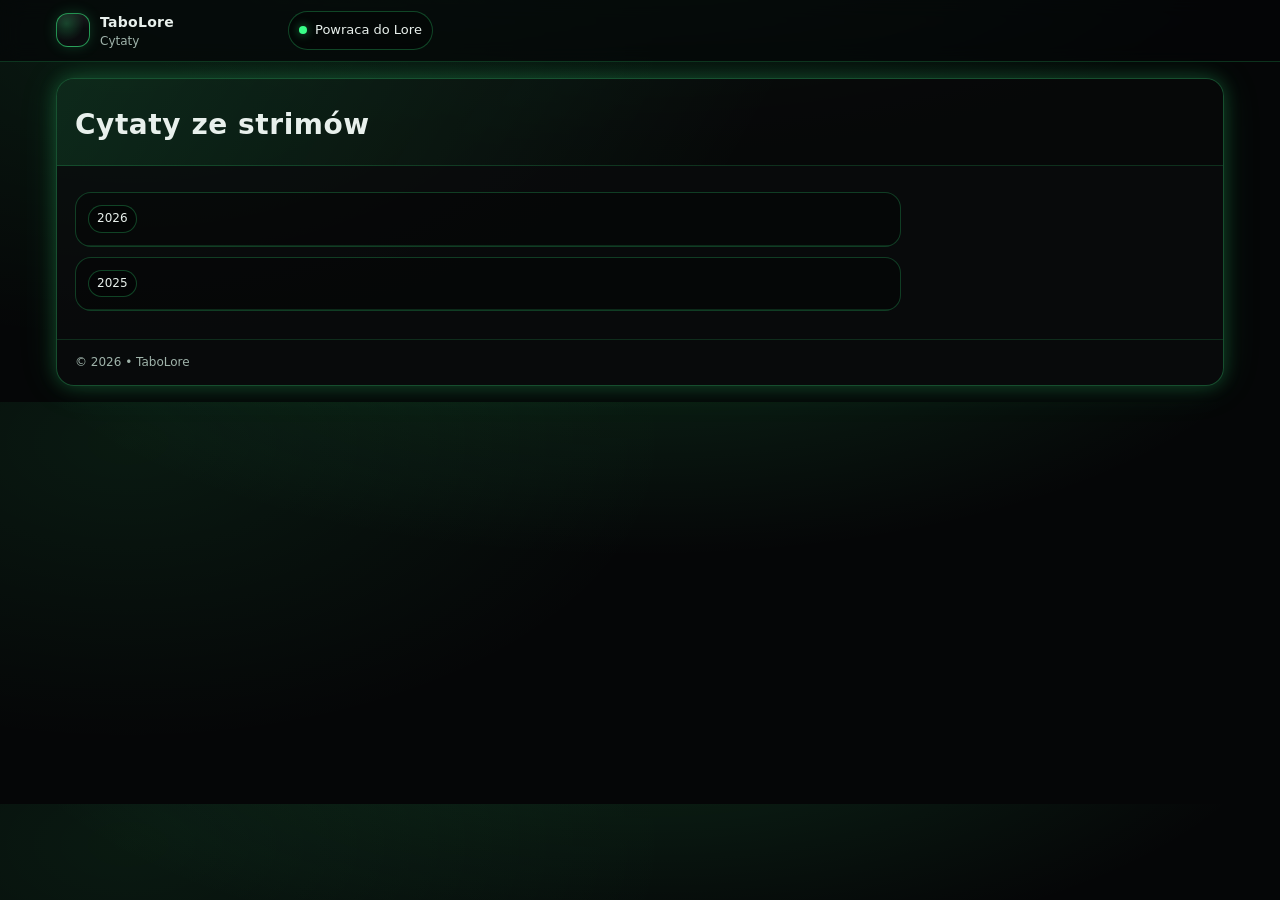
<file: Cytaty.html>
<!doctype html>
<html lang="pl">
<head>
  <meta charset="utf-8">
  <meta name="viewport" content="width=device-width, initial-scale=1">
  <title>Tytuł strony</title>

  <!-- Wspólne style -->
  <link rel="stylesheet" href="css/base.css">
  <link rel="stylesheet" href="css/wiki.css">
</head>

<body>

  <!-- GÓRNA BELKA -->
  <div class="topbar">
    <div class="topbar-inner">
      <a class="brand" href="index.html">
        <div class="logo"></div>
        <div>
          <strong>TaboLore</strong>
          <span>Cytaty</span>
        </div>
      </a>

      <div class="toplinks">
        <a class="pill" href="TaboLore.html"><span class="dot"></span> Powraca do Lore</a>
      </div>
    </div>
  </div>

  <!-- TREŚĆ -->
  <div class="wrap">
    <article class="wiki-article">
      <div class="hero">
        <h1>Cytaty ze strimów</h1>
        
      </div>

      <div class="content">
        <div class="prose">
            <details class="log">
              <summary><span class="log-date">2026</span> </summary>
              <div class="log-body">
                <ul>
                  <li><b></b> </li>
               
              </div>
            </details>

            <details class="log">
              <summary><span class="log-date">2025</span> </summary>
              <div class="log-body">
                <ul>
                  <li>"Super mordki u Tabusia, ciepła czeka herbatusia" - <b>Krisuroku</b></li>
                  <li>"Tipply i PayPale, wtedy jest doskonale" - <b>Krisuroku</b></li>
                  <li>"To jest kanał Tabo, jednak nie zadziała" - <b>Wapniak</b></li>
                  <li>"Pistolet działa na naboje do pistoletu" - <b>Tabo</b> </li>
                  <li>"Znowu będzie stał w miejsu i pierdolił głupoty przez pół godziny" - <b>Alpsex</b> </li>
                  

                </ul>
              </div>
            </details>
        </div>
      </div>

      <div class="footer">
        <div>© <span id="year"></span> • TaboLore</div>
      </div>
    </article>
  </div>

  <script>
    document.getElementById('year').textContent = new Date().getFullYear();
  </script>

</body>
</html>
</file>
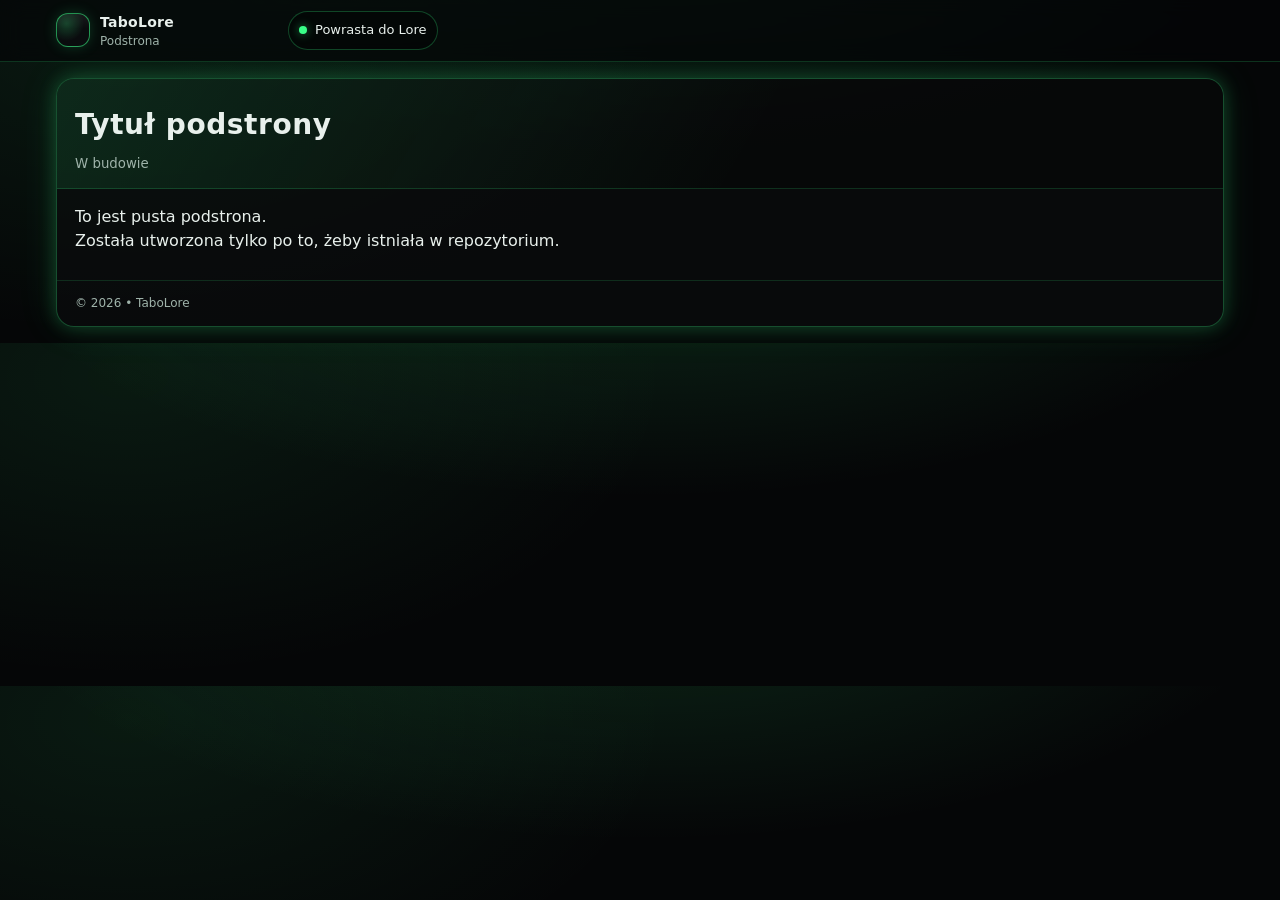
<file: Hejterzy.html>
<!doctype html>
<html lang="pl">
<head>
  <meta charset="utf-8">
  <meta name="viewport" content="width=device-width, initial-scale=1">
  <title>Tytuł strony</title>

  <!-- Wspólne style -->
  <link rel="stylesheet" href="css/base.css">
  <link rel="stylesheet" href="css/wiki.css">
</head>

<body>

  <!-- GÓRNA BELKA -->
  <div class="topbar">
    <div class="topbar-inner">
      <a class="brand" href="index.html">
        <div class="logo"></div>
        <div>
          <strong>TaboLore</strong>
          <span>Podstrona</span>
        </div>
      </a>

      <div class="toplinks">
        <a class="pill" href="TaboLore.html"><span class="dot"></span> Powrasta do Lore</a>
      </div>
    </div>
  </div>

  <!-- TREŚĆ -->
  <div class="wrap">
    <article class="wiki-article">
      <div class="hero">
        <h1>Tytuł podstrony</h1>
        <small>W budowie</small>
      </div>

      <div class="content">
        <div class="prose">
          <p>
            To jest pusta podstrona.<br>
            Została utworzona tylko po to, żeby istniała w repozytorium.
          </p>
        </div>
      </div>

      <div class="footer">
        <div>© <span id="year"></span> • TaboLore</div>
      </div>
    </article>
  </div>

  <script>
    document.getElementById('year').textContent = new Date().getFullYear();
  </script>

</body>
</html>
</file>
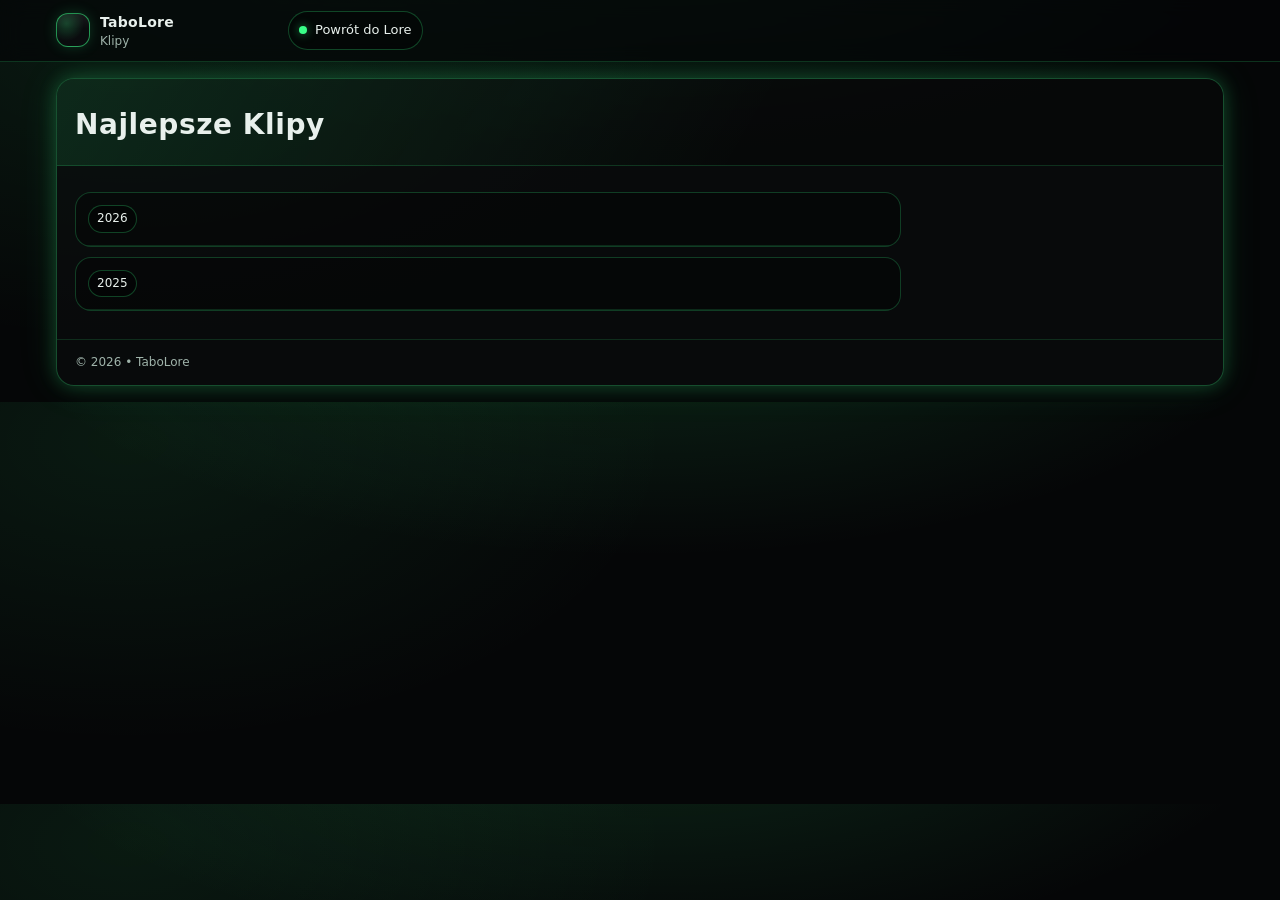
<file: Klipy.html>
<!doctype html>
<html lang="pl">
<head>
  <meta charset="utf-8">
  <meta name="viewport" content="width=device-width, initial-scale=1">
  <title>Tytuł strony</title>

  <!-- Wspólne style -->
  <link rel="stylesheet" href="css/base.css">
  <link rel="stylesheet" href="css/wiki.css">
</head>

<body>

  <!-- GÓRNA BELKA -->
  <div class="topbar">
    <div class="topbar-inner">
      <a class="brand" href="index.html">
        <div class="logo"></div>
        <div>
          <strong>TaboLore</strong>
          <span>Klipy</span>
        </div>
      </a>

      <div class="toplinks">
        <a class="pill" href="TaboLore.html"><span class="dot"></span> Powrót do Lore</a>
      </div>
    </div>
  </div>

  <!-- TREŚĆ -->
  <div class="wrap">
    <article class="wiki-article">
      <div class="hero">
        <h1>Najlepsze Klipy</h1>
        
      </div>

      <div class="content">
        <div class="prose">
            <details class="log">
              <summary><span class="log-date">2026</span> </summary>
              <div class="log-body">
                <ul>
                  <li><b></b> </li>
               
              </div>
            </details>

            <details class="log">
              <summary><span class="log-date">2025</span> </summary>
              <div class="log-body">
                <ul>
                  <li><a href="https://www.twitch.tv/taboretro/clip/DeafCredulousGooseKeepo-VOrY_Yb7YU3dS3nN"> <b>PORA zrobić porządek!</b> </li>                    
                  <li><a href="https://www.twitch.tv/taboretro/clip/AbstemiousHonorableOxChefFrank-xmD1NqdJ0ziIR8LR"> <b>Nic tu kurła nie działa!</b> </li>
                  <li><a href="https://www.twitch.tv/taboretro/clip/PleasantAbrasiveHeronImGlitch-c6Ba_VHvdcvcsgSt"> <b>Hymn Tabo!</b> </li>
                  <li><a href="https://www.twitch.tv/taboretro/clip/RoughAgreeablePenguinBigBrother-nMy6FHRDkzZKUOta"> <b>Hymn LtAsii</b> </li>
                  <li><a href="https://www.twitch.tv/taboretro/clip/IronicAmericanPepperoniTwitchRaid-uPw2oLIm8RjYov5U"> <b>NOWA META - granie tyłem do ekranu!</b> </li>                    
                  <li><a href="https://www.twitch.tv/taboretro/clip/FineResourcefulCocoaNononoCat-3HtX2cygyp1dgAZ4"> <b>Nie biegasz z ink ribbonem</b> </li>
                  <li><a href="https://www.twitch.tv/taboretro/clip/MoistBoredBeaverDerp-aL0RUE0fe0cqA-EU"> <b>Najlepsza moderatorka na całym twitchu!</b> </li>
                  <li><a href="https://www.twitch.tv/taboretro/clip/SparklingMistyEggplantRickroll-jZZrjoQwO6Cayyqr"> <b>(Nie)zniszczalny Tabo</b> </li>
                  <li><a href="https://www.twitch.tv/taboretro/clip/WimpyFunHerringWholeWheat-ftN6gRTNP2YE8A-D"> <b>To nie jest koncert życzeń... a jednak jest!</b> </li>                    
                  <li><a href="https://www.twitch.tv/taboretro/clip/SpunkyBashfulRingGrammarKing-NVixbA2pfcvBrnqp"> <b>Tylko LtAsiaa może rozpalić piec!</b> </li>
                  <li><a href="https://www.twitch.tv/taboretro/clip/CrackyBrainyKaleDatSheffy--u8ISmLGbwKORuiZ"> <b>Na Caution się nie leczymy!</b> </li>
                  <li><a href="https://www.twitch.tv/taboretro/clip/ZanyEphemeralPidgeonOhMyDog-EshjGMHW2ECBsEHv"> <b>Shinji Mikami</b> </li>
                  <li><a href="https://www.twitch.tv/taboretro/clip/ZanyLitigiousPorcupineDatBoi-vD9fKH4-COYDBoLf"> <b>Tabo chwali widzów!</b> </li>
                  <li><a href="https://www.twitch.tv/taboretro/clip/TentativePlayfulMonitorSuperVinlin-3j-Ez43LciHvfVQK"> <b>Schowaj platyny!</b> </li>                    
                  <li><a href="https://www.twitch.tv/taboretro/clip/EnchantingUgliestOpossumOSfrog-cd4AgeTEipSwIXMQ"> <b>Pokaż płyty!</b> </li>                    
                  <li><a href="https://www.twitch.tv/taboretro/clip/BenevolentSmellyGarageKappaPride-g2jP6FeFDCn0if6Z"> <b>Cosplay Homukiego</b> </li>
                  <li><a href="https://www.twitch.tv/taboretro/clip/ShinyHotKaleResidentSleeper-gm4EQJMNtBWo8f1d"> <b>Tabo robi zombiaczki na mięciutko</b></a> </li>

                </ul>
              </div>
            </details>
        </div>
      </div>

      <div class="footer">
        <div>© <span id="year"></span> • TaboLore</div>
      </div>
    </article>
  </div>

  <script>
    document.getElementById('year').textContent = new Date().getFullYear();
  </script>

</body>
</html>
</file>
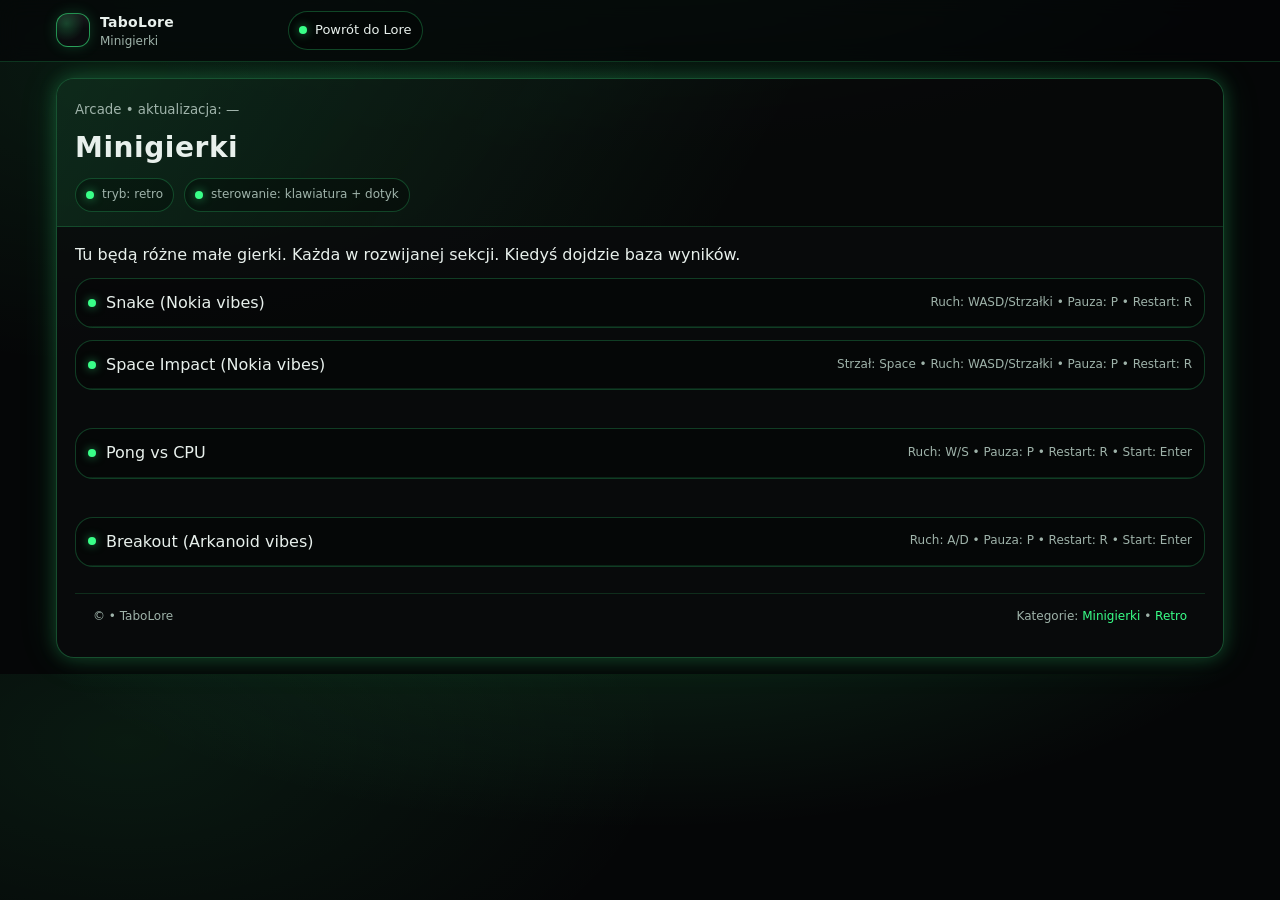
<file: RetroMGierki.html>
<!doctype html>
<html lang="pl">
<head>
  <meta charset="utf-8">
  <meta name="viewport" content="width=device-width, initial-scale=1">
  <title>Minigierki • TaboLore</title>

  <link rel="stylesheet" href="css/base.css">
  <link rel="stylesheet" href="css/wiki.css">
  <link rel="stylesheet" href="css/minigry.css">
</head>

<body>

  <div class="topbar">
    <div class="topbar-inner">
      <a class="brand" href="TaboLore.html">
        <div class="logo" aria-hidden="true"></div>
        <div>
          <strong>TaboLore</strong>
          <span>Minigierki</span>
        </div>
      </a>

      <div class="toplinks">
        <a class="pill" href="TaboLore.html"><span class="dot"></span> Powrót do Lore</a>

      </div>
    </div>
  </div>

  <div class="wrap">
    <article class="wiki-article">
      <div class="hero">
        <small>Arcade • aktualizacja: <span id="updated">—</span></small>
        <h1>Minigierki</h1>
        <div class="meta">
          <span class="badge"><span class="dot"></span> tryb: retro</span>
          <span class="badge"><span class="dot"></span> sterowanie: klawiatura + dotyk</span>
        </div>
      </div>

      <div class="content content-minigry">
        <div class="prose">

          <p class="muted-line">
            Tu będą różne małe gierki. Każda w rozwijanej sekcji. Kiedyś dojdzie baza wyników.
          </p>

        <details class="game" id="snake">
        <summary>
        <span class="dot"></span>
        Snake (Nokia vibes)
        <span class="game-mini">Ruch: WASD/Strzałki • Pauza: P • Restart: R</span>
        </summary>

        <div class="game-body">
        <div class="game-grid">
        <div class="game-panel">
        <div class="game-hud">
        <div class="hud-item">Wynik: <b id="snScore">0</b></div>
        <div class="hud-item">Rekord: <b id="snBest">0</b></div>
        <div class="hud-item">Prędkość: <b id="snSpeed">1</b></div>
        <div class="hud-item"><span id="snState" class="hud-pill">READY</span></div>
        </div>

        <canvas id="sn" width="640" height="400" class="game-canvas game-canvas--land" aria-label="Snake"></canvas>

        <div class="game-help">
        <b>Sterowanie:</b> WASD<br>
        <span class="muted-line">Na telefonie: swipe w górę/dół/lewo/prawo.</span>
        </div>
        </div>

        <div class="game-side">
        <div class="game-card">
        <h3>Zasady</h3>
        <ul class="ibox-list">
            <li>Zjadaj “jedzenie” żeby rosnąć.</li>
            <li>Własny ogon = game over.</li>
            <li>Co kilka punktów rośnie prędkość.</li>
        </ul>
        </div>
        </div>
        </div>
        </div>
        </details>




          <!-- 1) SPACE IMPACT -->
          <details class="game" id="space-impact" >
            <summary>
              <span class="dot"></span>
              Space Impact (Nokia vibes)
              <span class="game-mini">Strzał: Space • Ruch: WASD/Strzałki • Pauza: P • Restart: R</span>
            </summary>

            <div class="game-body">
              <div class="game-grid">
                <div class="game-panel">
                  <div class="game-hud">
                    <div class="hud-item">Wynik: <b id="siScore">0</b></div>
                    <div class="hud-item">Życia: <b id="siLives">3</b></div>
                    <div class="hud-item">Poziom: <b id="siLevel">1</b></div>
                    <div class="hud-item"><span id="siState" class="hud-pill">READY</span></div>
                  </div>

                  <canvas id="si" width="720" height="405" class="game-canvas game-canvas--land" aria-label="Space Impact"></canvas>

                  <div class="game-help">
                    <b>Skróty:</b> P pauza • R restart • Space strzał • Shift szybciej (opcjonalnie).<br>
                    <span class="muted-line">Na telefonie: przeciągaj palcem po ekranie, tap = strzał.</span>
                  </div>
                </div>

                <div class="game-side">
                  <div class="game-card">
                    <h3>Jak grać</h3>
                    <ul class="ibox-list">
                      <li>Unikaj przeciwników i pocisków.</li>
                      <li>Zestrzeliwuj cele – rośnie wynik.</li>
                      <li>Co ~30 sekund tempo rośnie.</li>
                    </ul>
                  </div>

                  </div>
                </div>
              </div>
            </div>
          </details>





          <!-- 2) PLACEHOLDERY na kolejne gry -->
 

<details class="game" id="pong">
  <summary>
    <span class="dot"></span>
    Pong vs CPU
    <span class="game-mini">
      Ruch: W/S • Pauza: P • Restart: R • Start: Enter
    </span>
  </summary>

  <div class="game-body">
    <div class="game-grid">
      <div class="game-panel">

        <div class="game-hud">
          <div class="hud-item">Gracz: <b id="pgPL">0</b></div>
          <div class="hud-item">CPU: <b id="pgCPU">0</b></div>
          <div class="hud-item">Rekord: <b id="pgBest">0</b></div>
          <div class="hud-item">AI: <b id="pgDiff">Normal</b></div>
          <div class="hud-item"><span id="pgState" class="hud-pill">READY</span></div>
        </div>

        <canvas id="pg" width="640" height="400"
                class="game-canvas game-canvas--land"
                aria-label="Pong vs CPU"></canvas>

        <div class="game-help">
          <b>Sterowanie:</b> W/S lub ↑/↓<br>
          <span class="muted-line">Na telefonie: przeciągaj palcem w górę / dół.</span>
        </div>
      </div>

      <div class="game-side">
        <div class="game-card">
          <h3>Zasady</h3>
          <ul class="ibox-list">
            <li>Odbijaj piłkę i zdobywaj punkty.</li>
            <li>Gra do 5 punktów.</li>
            <li>CPU ma różne poziomy trudności.</li>
          </ul>

          <h3>Poziom AI</h3>
          <select id="pgDifficulty" class="strike-select">
            <option value="easy">Sezonowiec</option>
            <option value="normal" selected>Taboret</option>
            <option value="hard">Weteran</option>
            <option value="insane">Hejter</option>
          </select>
        </div>
      </div>
    </div>
  </div>
</details>


<details class="game" id="breakout">
  <summary>
    <span class="dot"></span>
    Breakout (Arkanoid vibes)
    <span class="game-mini">
      Ruch: A/D • Pauza: P • Restart: R • Start: Enter
    </span>
  </summary>

  <div class="game-body">
    <div class="game-grid">
      <div class="game-panel">

        <div class="game-hud">
          <div class="hud-item">Wynik: <b id="boScore">0</b></div>
          <div class="hud-item">Rekord: <b id="boBest">0</b></div>
          <div class="hud-item">Życia: <b id="boLives">3</b></div>
          <div class="hud-item">Poziom: <b id="boLevel">1</b></div>
          <div class="hud-item"><span id="boState" class="hud-pill">READY</span></div>
        </div>

        <canvas id="bo" width="640" height="400"
                class="game-canvas game-canvas--land"
                aria-label="Breakout"></canvas>

        <div class="game-help">
          <b>Sterowanie:</b> A/D lub ←/→<br>
          <span class="muted-line">Na telefonie: przeciągaj palcem.</span>
        </div>
      </div>

      <div class="game-side">
        <div class="game-card">
          <h3>Zasady</h3>
          <ul class="ibox-list">
            <li>Zbij wszystkie cegły.</li>
            <li>Nie pozwól piłce spaść.</li>
            <li>Każdy poziom jest szybszy.</li>
          </ul>
        </div>
      </div>
    </div>
  </div>
</details>


      <div class="footer">
        <div>© <span id="year"></span> • TaboLore</div>
        <div>Kategorie: <span style="color:var(--neon)">Minigierki</span> • <span style="color:var(--neon)">Retro</span></div>
      </div>
    </article>
  </div>

<script src="js/space-impact.js"></script>
<script src="js/snake.js"></script>

<script src="js/pong.js"></script>
<script src="js/breakout.js"></script>
<script src="js/ink-ribbon-run.js"></script>

</body>
</html>
</file>
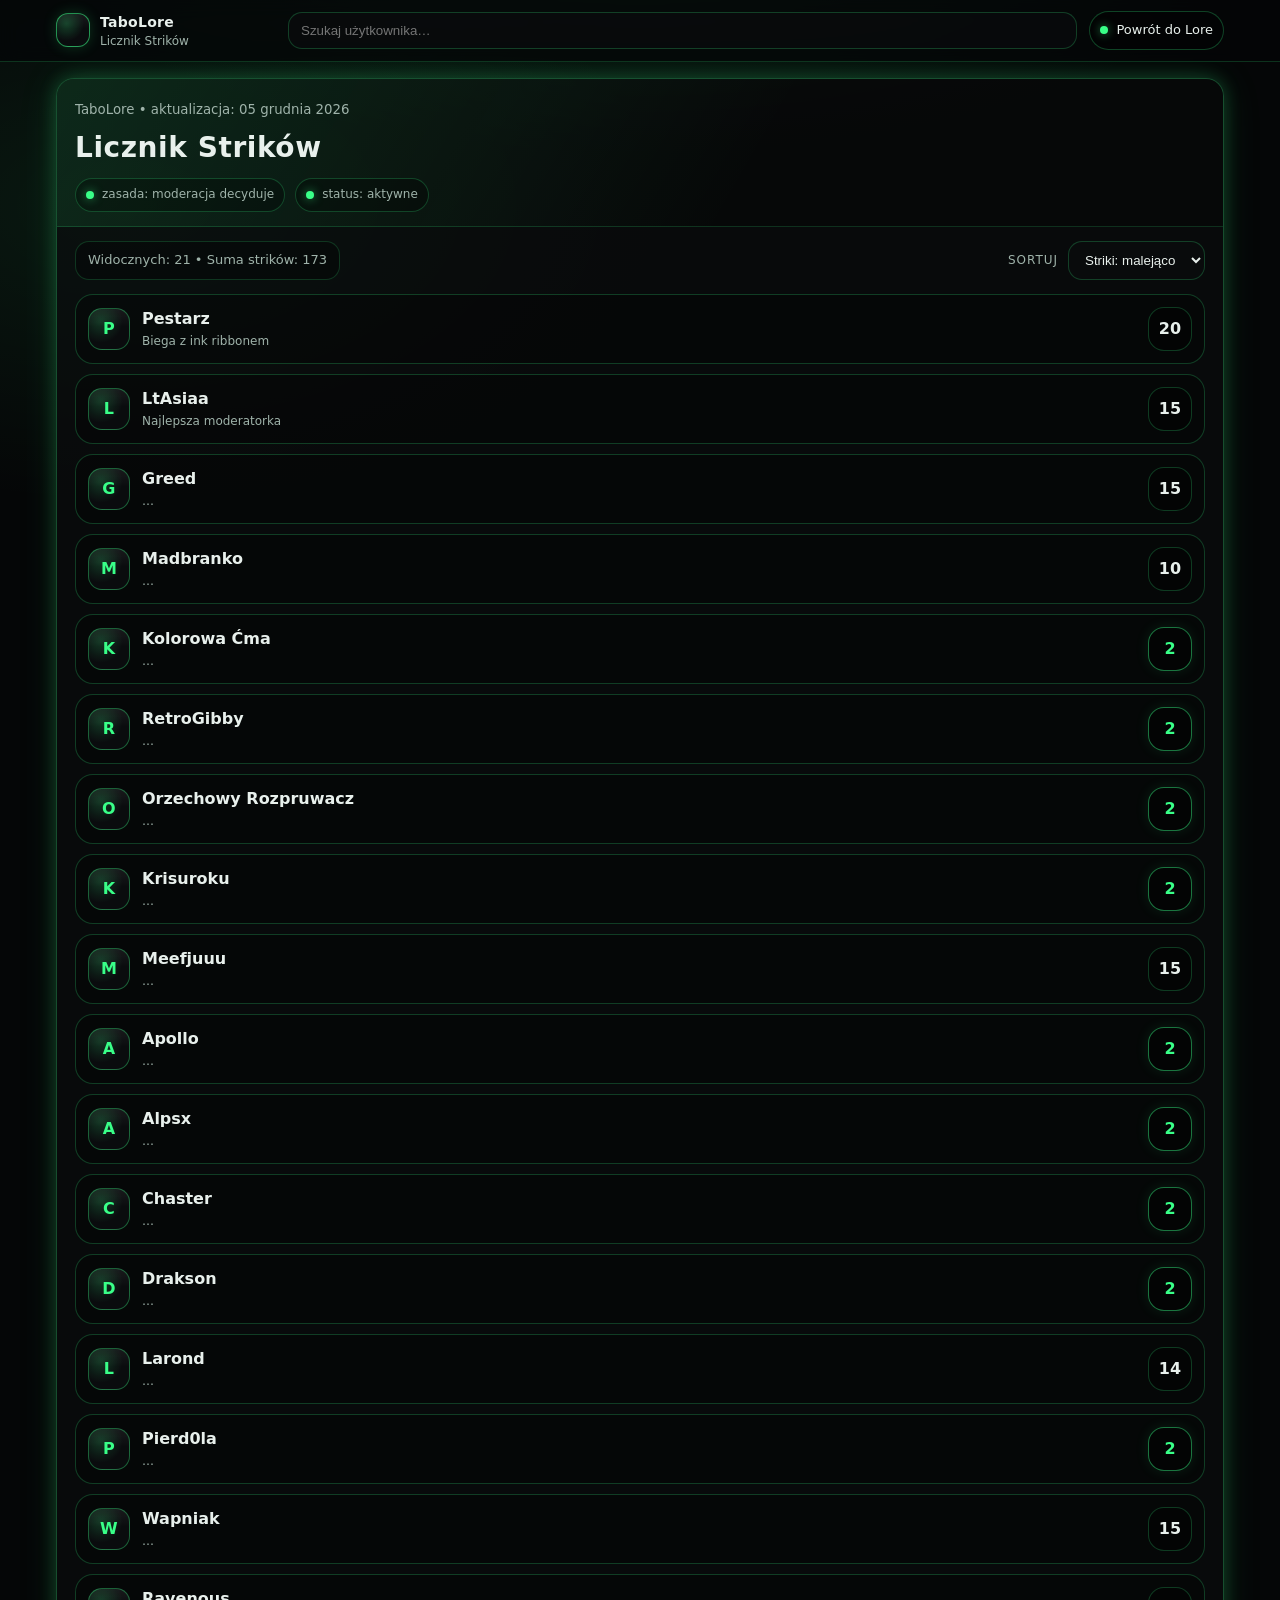
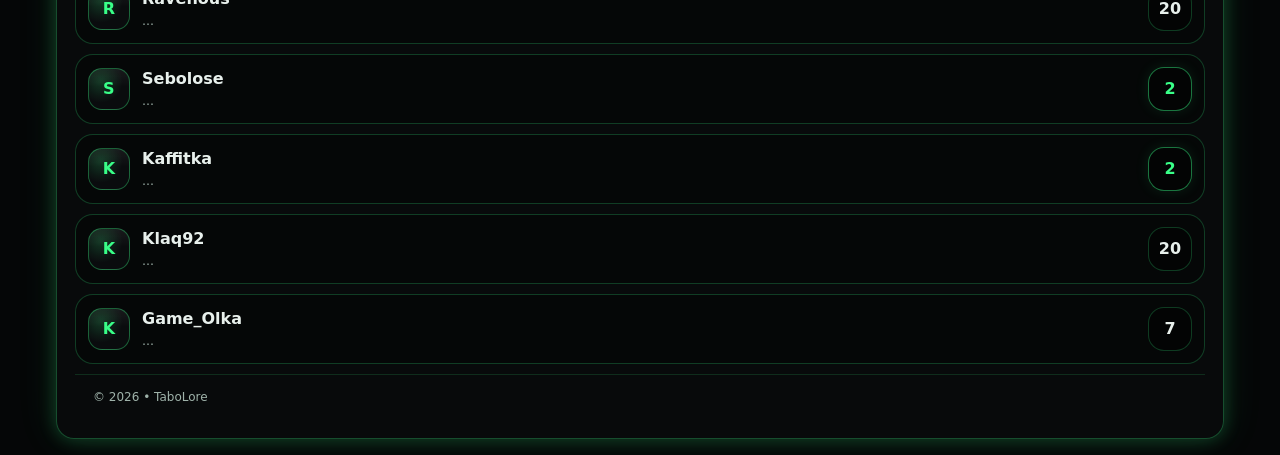
<file: Strike.html>
<!doctype html>
<html lang="pl">
<head>
  <meta charset="utf-8">
  <meta name="viewport" content="width=device-width, initial-scale=1">
  <title>Licznik Strików • TaboLore</title>

  <link rel="stylesheet" href="css/base.css">
  <link rel="stylesheet" href="css/wiki.css">
  <!-- opcjonalnie, jeśli zrobisz osobny plik: -->
  <!-- <link rel="stylesheet" href="css/strike.css"> -->
</head>

<body>

  <!-- TOPBAR -->
  <div class="topbar">
    <div class="topbar-inner">
      <a class="brand" href="TaboLore.html">
        <div class="logo" aria-hidden="true"></div>
        <div>
          <strong>TaboLore</strong>
          <span>Licznik Strików</span>
        </div>
      </a>

      <div class="search" aria-label="Szukaj">
        <input id="q" type="search" placeholder="Szukaj użytkownika…" autocomplete="off">
      </div>

      <div class="toplinks">
        <a class="pill" href="TaboLore.html"><span class="dot"></span> Powrót do Lore</a>
      </div>
    </div>
  </div>

  <div class="wrap">
    <article class="wiki-article">
      <div class="hero">
        <small>TaboLore • aktualizacja: <span id="updated">—</span></small>
        <h1>Licznik Strików</h1>

        <div class="meta">
          <span class="badge"><span class="dot"></span> zasada: moderacja decyduje</span>
          <span class="badge"><span class="dot"></span> status: aktywne</span>
        </div>
      </div>

      <div class="strike-controls">
        <div class="strike-summary" id="summary">—</div>

        <div class="strike-actions">
          <label class="strike-label" for="sort">Sortuj</label>
          <select id="sort" class="strike-select">
            <option value="strikes-desc">Striki: malejąco</option>
            <option value="strikes-asc">Striki: rosnąco</option>
            <option value="name-asc">Nick: A → Z</option>
            <option value="name-desc">Nick: Z → A</option>
          </select>
        </div>
      </div>

      <div class="strike-list" id="list" aria-label="Lista użytkowników i strików">

                <div class="strike-row" data-name="Pestarz" data-strikes="20">
          <div class="strike-user">
            <div class="strike-avatar" aria-hidden="true">P</div>
            <div class="strike-meta">
              <div class="strike-name">Pestarz</div>
              <div class="strike-note">Biega z ink ribbonem</div>
            </div>
          </div>
          <div class="strike-right">
            <span class="strike-badge" data-level="20">20</span>
          </div>
        </div>

        <div class="strike-row" data-name="LtAsiaa" data-strikes="15">
          <div class="strike-user">
            <div class="strike-avatar" aria-hidden="true">L</div>
            <div class="strike-meta">
              <div class="strike-name">LtAsiaa</div>
              <div class="strike-note">Najlepsza moderatorka</div>
            </div>
          </div>
          <div class="strike-right">
            <span class="strike-badge" data-level="15">15</span>
          </div>
        </div>
        <!-- Przykładowe wiersze — edytuj ręcznie -->
        <div class="strike-row" data-name="Greed" data-strikes="15">
          <div class="strike-user">
            <div class="strike-avatar" aria-hidden="true">G</div>
            <div class="strike-meta">
              <div class="strike-name">Greed</div>
              <div class="strike-note"> …</div>
            </div>
          </div>
          <div class="strike-right">
            <span class="strike-badge" data-level="15">15</span>
          </div>
        </div>

        <div class="strike-row" data-name="Madbranko" data-strikes="10">
          <div class="strike-user">
            <div class="strike-avatar" aria-hidden="true">M</div>
            <div class="strike-meta">
              <div class="strike-name">Madbranko</div>
              <div class="strike-note"> …</div>
            </div>
          </div>
          <div class="strike-right">
            <span class="strike-badge" data-level="10">10</span>
          </div>
        </div>


        <div class="strike-row" data-name="Kolorowa Ćma" data-strikes="2">
          <div class="strike-user">
            <div class="strike-avatar" aria-hidden="true">K</div>
            <div class="strike-meta">
              <div class="strike-name">Kolorowa Ćma</div>
              <div class="strike-note"> …</div>
            </div>
          </div>
          <div class="strike-right">
            <span class="strike-badge" data-level="2">2</span>
          </div>
        </div>


        <div class="strike-row" data-name="RetroGibby" data-strikes="2">
          <div class="strike-user">
            <div class="strike-avatar" aria-hidden="true">R</div>
            <div class="strike-meta">
              <div class="strike-name">RetroGibby</div>
              <div class="strike-note"> …</div>
            </div>
          </div>
          <div class="strike-right">
            <span class="strike-badge" data-level="2">2</span>
          </div>
        </div>


        <div class="strike-row" data-name="Orzechowy Rozpruwacz" data-strikes="2">
          <div class="strike-user">
            <div class="strike-avatar" aria-hidden="true">O</div>
            <div class="strike-meta">
              <div class="strike-name">Orzechowy Rozpruwacz</div>
              <div class="strike-note"> …</div>
            </div>
          </div>
          <div class="strike-right">
            <span class="strike-badge" data-level="2">2</span>
          </div>
        </div>


        <div class="strike-row" data-name="Krisuroku" data-strikes="2">
          <div class="strike-user">
            <div class="strike-avatar" aria-hidden="true">K</div>
            <div class="strike-meta">
              <div class="strike-name">Krisuroku</div>
              <div class="strike-note"> …</div>
            </div>
          </div>
          <div class="strike-right">
            <span class="strike-badge" data-level="2">2</span>
          </div>
        </div>

        <div class="strike-row" data-name="Meefjuuu" data-strikes="15">
          <div class="strike-user">
            <div class="strike-avatar" aria-hidden="true">M</div>
            <div class="strike-meta">
              <div class="strike-name">Meefjuuu</div>
              <div class="strike-note"> …</div>
            </div>
          </div>
          <div class="strike-right">
            <span class="strike-badge" data-level="15">15</span>
          </div>
        </div>


        <div class="strike-row" data-name="Apollo" data-strikes="2">
          <div class="strike-user">
            <div class="strike-avatar" aria-hidden="true">A</div>
            <div class="strike-meta">
              <div class="strike-name">Apollo</div>
              <div class="strike-note"> …</div>
            </div>
          </div>
          <div class="strike-right">
            <span class="strike-badge" data-level="2">2</span>
          </div>
        </div>


        <div class="strike-row" data-name="Alpsx" data-strikes="2">
          <div class="strike-user">
            <div class="strike-avatar" aria-hidden="true">A</div>
            <div class="strike-meta">
              <div class="strike-name">Alpsx</div>
              <div class="strike-note"> …</div>
            </div>
          </div>
          <div class="strike-right">
            <span class="strike-badge" data-level="2">2</span>
          </div>
        </div>


        <div class="strike-row" data-name="Chaster" data-strikes="2">
          <div class="strike-user">
            <div class="strike-avatar" aria-hidden="true">C</div>
            <div class="strike-meta">
              <div class="strike-name">Chaster</div>
              <div class="strike-note"> …</div>
            </div>
          </div>
          <div class="strike-right">
            <span class="strike-badge" data-level="2">2</span>
          </div>
        </div>


        <div class="strike-row" data-name="Drakson" data-strikes="2">
          <div class="strike-user">
            <div class="strike-avatar" aria-hidden="true">D</div>
            <div class="strike-meta">
              <div class="strike-name">Drakson</div>
              <div class="strike-note"> …</div>
            </div>
          </div>
          <div class="strike-right">
            <span class="strike-badge" data-level="2">2</span>
          </div>
        </div>

        <div class="strike-row" data-name="Larond" data-strikes="14">
          <div class="strike-user">
            <div class="strike-avatar" aria-hidden="true">L</div>
            <div class="strike-meta">
              <div class="strike-name">Larond</div>
              <div class="strike-note"> …</div>
            </div>
          </div>
          <div class="strike-right">
            <span class="strike-badge" data-level="14">14</span>
          </div>
        </div>



        <div class="strike-row" data-name="Pierd0la" data-strikes="2">
          <div class="strike-user">
            <div class="strike-avatar" aria-hidden="true">P</div>
            <div class="strike-meta">
              <div class="strike-name">Pierd0la</div>
              <div class="strike-note"> …</div>
            </div>
          </div>
          <div class="strike-right">
            <span class="strike-badge" data-level="2">2</span>
          </div>
        </div>


        <div class="strike-row" data-name="Wapniak" data-strikes="15">
          <div class="strike-user">
            <div class="strike-avatar" aria-hidden="true">W</div>
            <div class="strike-meta">
              <div class="strike-name">Wapniak</div>
              <div class="strike-note"> …</div>
            </div>
          </div>
          <div class="strike-right">
            <span class="strike-badge" data-level="15">15</span>
          </div>
        </div>

        <div class="strike-row" data-name="Ravenous" data-strikes="20">
          <div class="strike-user">
            <div class="strike-avatar" aria-hidden="true">R</div>
            <div class="strike-meta">
              <div class="strike-name">Ravenous</div>
              <div class="strike-note"> …</div>
            </div>
          </div>
          <div class="strike-right">
            <span class="strike-badge" data-level="20">20</span>
          </div>
        </div>


        <div class="strike-row" data-name="Sebolose" data-strikes="2">
          <div class="strike-user">
            <div class="strike-avatar" aria-hidden="true">S</div>
            <div class="strike-meta">
              <div class="strike-name">Sebolose</div>
              <div class="strike-note"> …</div>
            </div>
          </div>
          <div class="strike-right">
            <span class="strike-badge" data-level="2">2</span>
          </div>
        </div>

                <div class="strike-row" data-name="Kaffitka" data-strikes="2">
          <div class="strike-user">
            <div class="strike-avatar" aria-hidden="true">K</div>
            <div class="strike-meta">
              <div class="strike-name">Kaffitka</div>
              <div class="strike-note"> …</div>
            </div>
          </div>
          <div class="strike-right">
            <span class="strike-badge" data-level="2">2</span>
          </div>
        </div>


                <div class="strike-row" data-name="Klaq92" data-strikes="20">
          <div class="strike-user">
            <div class="strike-avatar" aria-hidden="true">K</div>
            <div class="strike-meta">
              <div class="strike-name">Klaq92</div>
              <div class="strike-note"> …</div>
            </div>
          </div>
          <div class="strike-right">
            <span class="strike-badge" data-level="20">20</span>
          </div>
        </div>


                <div class="strike-row" data-name="Klaq92" data-strikes="7">
          <div class="strike-user">
            <div class="strike-avatar" aria-hidden="true">K</div>
            <div class="strike-meta">
              <div class="strike-name">Game_Olka</div>
              <div class="strike-note"> …</div>
            </div>
          </div>
          <div class="strike-right">
            <span class="strike-badge" data-level="7">7</span>
          </div>
        </div>

      <div class="footer">
        <div>© <span id="year"></span> • TaboLore</div>

      </div>
    </article>
  </div>

  <script>
    const now = new Date();
    document.getElementById('year').textContent = now.getFullYear();
    const fmt = new Intl.DateTimeFormat('pl-PL', { year:'numeric', month:'long', day:'2-digit' });
    document.getElementById('updated').textContent = fmt.format(now);

    const list = document.getElementById('list');
    const rows = () => Array.from(list.querySelectorAll('.strike-row'));
    const q = document.getElementById('q');
    const sort = document.getElementById('sort');
    const summary = document.getElementById('summary');

    function applyBadgeLevel(row){
      const n = Number(row.dataset.strikes || 0);
      const badge = row.querySelector('.strike-badge');
      if (!badge) return;
      badge.textContent = String(n);
      badge.setAttribute('data-level', String(n));
    }

    function refreshSummary(){
      const visible = rows().filter(r => r.style.display !== 'none');
      const total = visible.length;
      const sum = visible.reduce((acc, r) => acc + Number(r.dataset.strikes || 0), 0);
      summary.textContent = `Widocznych: ${total} • Suma strików: ${sum}`;
    }

    function filter(){
      const needle = (q.value || '').trim().toLowerCase();
      rows().forEach(r => {
        const name = (r.dataset.name || '').toLowerCase();
        r.style.display = (!needle || name.includes(needle)) ? '' : 'none';
      });
      refreshSummary();
    }

    function doSort(){
      const mode = sort.value;
      const arr = rows();

      arr.sort((a,b) => {
        const an = (a.dataset.name || '').toLowerCase();
        const bn = (b.dataset.name || '').toLowerCase();
        const as = Number(a.dataset.strikes || 0);
        const bs = Number(b.dataset.strikes || 0);

        if (mode === 'strikes-desc') return bs - as || an.localeCompare(bn);
        if (mode === 'strikes-asc')  return as - bs || an.localeCompare(bn);
        if (mode === 'name-desc')    return bn.localeCompare(an);
        return an.localeCompare(bn); // name-asc
      });

      arr.forEach(el => list.appendChild(el));
      refreshSummary();
    }

    // init
    rows().forEach(applyBadgeLevel);
    refreshSummary();

    q.addEventListener('input', filter);
    sort.addEventListener('change', doSort);
  </script>

</body>
</html>
</file>
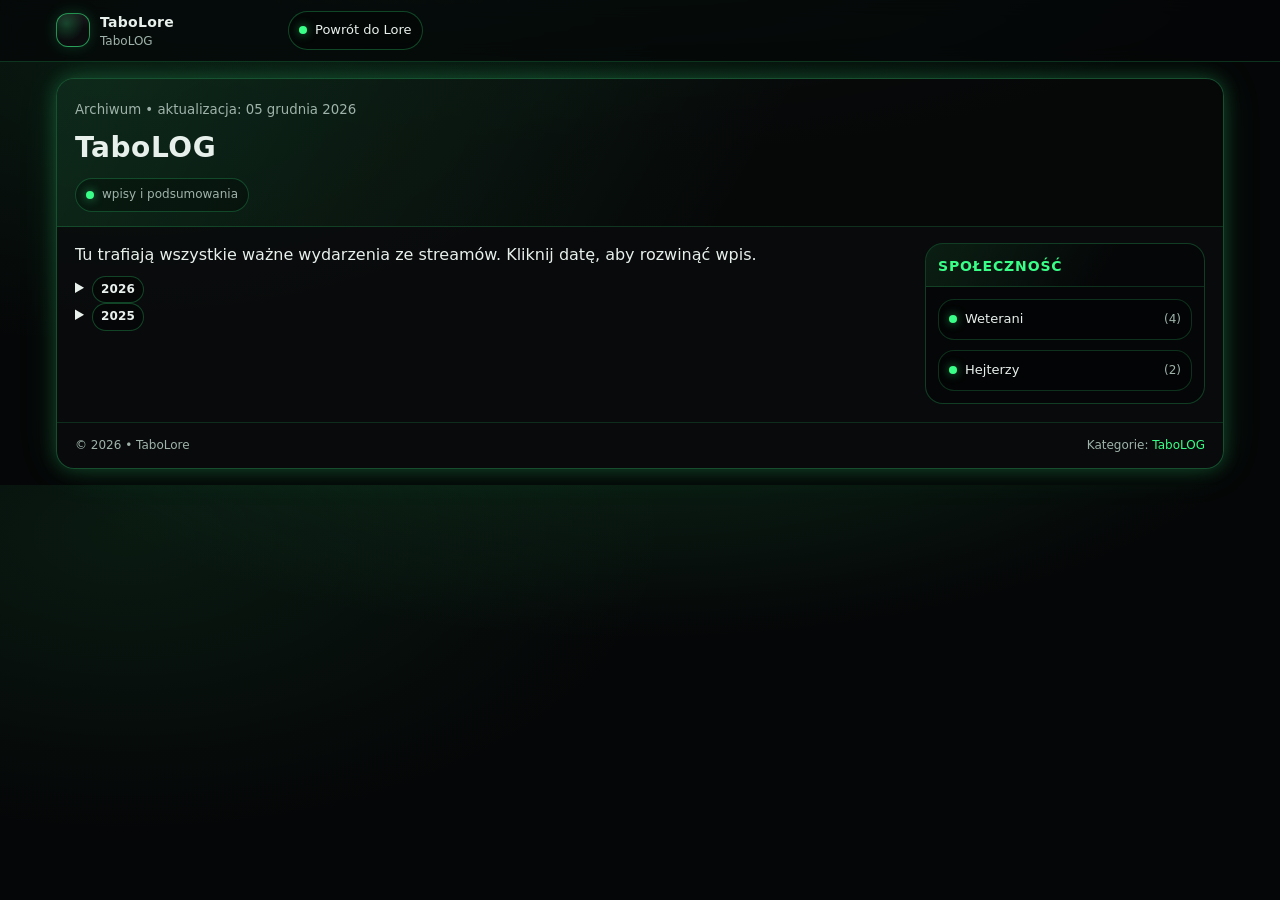
<file: TaboLog.html>
<!doctype html>
<html lang="pl">
<head>
  <meta charset="utf-8">
  <meta name="viewport" content="width=device-width, initial-scale=1">
  <title>TaboLOG • TaboLore</title>

  <link rel="stylesheet" href="css/base.css">
  <link rel="stylesheet" href="css/wiki.css">
</head>

<body>

  <div class="topbar">
    <div class="topbar-inner">
      <a class="brand" href="TaboLore.html">
        <div class="logo" aria-hidden="true"></div>
        <div>
          <strong>TaboLore</strong>
          <span>TaboLOG</span>
        </div>
      </a>

      <div class="toplinks">
        <a class="pill" href="TaboLore.html"><span class="dot"></span> Powrót do Lore</a>
      </div>
    </div>
  </div>

  <div class="wrap">
    <article class="wiki-article">
      <div class="hero">
        <small>Archiwum • aktualizacja: <span id="updated">—</span></small>
        <h1>TaboLOG</h1>
        <div class="meta">
          <span class="badge"><span class="dot"></span> wpisy i podsumowania</span>
        </div>
      </div>

<div class="content content-tabolog">

  <!-- LEWA KOLUMNA: wpisy -->
<div class="prose">
  <p class="muted-line">
    Tu trafiają wszystkie ważne wydarzenia ze streamów. Kliknij datę, aby rozwinąć wpis.
  </p>

  <!-- ROK 2026 (PUSTY, NA GÓRZE) -->
  <details class="log-year">
    <summary><span class="log-date">2026</span></summary>
    <div class="log-year-body">

      

      <details class="log">
        <summary><span class="log-date">X.01</span> • ....!</summary>
        <div class="log-body">
          <ul>
            <li></li>
            <li></li>

          </ul>
        </div>
      </details>

      <details class="log">
        <summary><span class="log-date">23.12</span> • Afera piecowa!</summary>
        <div class="log-body">
          <ul>
            <li>Narodziny Szakala GEJmingu; 🔥 </li>
            <li>Na razie wszystko dziala (pierwszy raz). LtAsiaa dumna! </li>
            <li>Pokaz kubków;</li>
            <li>Kolorowa Ćma prowadzi sprzedać storczyków</li>
            <li>Greed ma 20 streak</li>
            <li>Madbranko chwali się, że leciał od sąsiada i ledwo zdążył z dwójeczką do kibelka, ALE zdążył na końcówkę hymnu - takich widzów mieć to skarb;</li>
            <li>Tabo ubolewa, że nie rozdał nagród w Tabologu na poprzednim strimie - na szczęście ma najlepszą, niezastąpioną moderatorkę KZM, która to zrobiła;</li>
            <li>Antriss87 raduje;</li>
            <li>Czat rozkminia jak nazywa się żółty ptak z ulicy sezamkowej;</li>
            <li>Ćmuszka nadal sprzedaje storczyki;</li>
            <li>Solówka z Crbby; - Szakal GEJmingu wygrał;</li>
            <li>Borgrabia i Anstriss pracują na bycie w hejterach;</li>
            <li>Alpsex jest miły i napisał dzień dobry do strimera; ⭐</li>
            <li>Wapniak kupił karpia+storczyk gratis - cena 5zł+578zł wysyłka;</li>
            <li>Szakal zostaje sołtysem wioski w RE4OG;</li>
            <li>AFERA PIECOWA - koniec słuchania moderatorki; moderatorka ogranicza strimera; #piekłoTabo</li>
            <li>PRANK: Szakal Gamingu to był cały czas Tabo, widzowie w szoku, NIKT się nie spodziewał (bo w końcu na strimach nikogo nie ma - wiadomo);</li>
            <li>Madbranko ciśnie moderatorce, stąpa po cienkiej tafli lodu, ale nie boi sięęęę, gdy ciemnooooo jest;</li>
            <li>Spalony Chlebek: Wstrzymał Tabo, poruszył LtAsią - wprawił w ruch LtAsię i LtAsia krąży wokół Tabo i za 15 lat jest przejebane, bo się zderzą ze sobą;</li>
            <li>Prezenty urodzinowe dla Meeefjuuuu;</li>
            <li>Tabcio się dziwi, że w piecu wygasło…gdyby tak tylko słuchać swojej moderatorki;</li>
            <li>Ćmuszka nie potrafi zamawiać jedzenia;</li>
            <li>Green potrafi rozmawiać z motylami;</li>
            <li>Tabo znów nie pamięta jak wygląda system achivków na PS - pamięć podręczna (LtAsiaa) robi przypominajkę;</li>
            <li>Tabo już ma platynę w The Walking Dead: Telltale story (zacznie za jakieś 2 lata);</li>
            <li>Nowy rok - nowy Tabo - platyniarz;</li>
            <li>Moderatorka się buntuję, cz.1;</li>
            <li>Alpsex rozpykuje zagadkę na wyłączonym ekranie u Tabo;</li>
            <li>Dyskusja o soku pomidorowym;</li>
            <li>KubaFanBZP dostał T/O za obrażanie widzów - NIE WOLNO OBRAŻAĆ WIDZÓW;</li>
            <li>Uruchomienie ewidencji EPP;</li>
            <li>AFERA PIECOWA ciąg dalszy - ciągle wygasa - to pewnie wina LtAsii;</li>
            <li>Moderatorka się buntuję, cz.2; Zero docenienia ze strony strimera - idzie do innych strimerów; #piekłoLtAsii</li>
            <li>AFERA na czacie - Ćmuszka i Alpsex stają po stronie moderatorki ❤️;</li>
            <li>Widzowie się zastanawiają, czy bunt moderatorski to pierwszy raz czy to wydarzenie cykliczne - spojler: cykliczne;</li>
            <li>LtAsiaa kończy dramę, bo przecież nie można iść spać, mając nierozwiązaną dramę;</li>
            <li>Kolorowa Ćmuszka jest pod ochroną KZM;</li>
            <li>Przyszedłł nowy widz: Elliot - moderatorka nie ma pojęcia co on miał na myśli w swoich wiadomościach;</li>
            <li>#piekłoĆmy;</li>
            <li>LtAsiaa śpi;</li>
            <li>Elliot woli kabanosy od taboreta;</li>
            <li>Wrócił Szakal gamingu;</li>
            <li>Widzowie dręczą strimera, że gra na easy;</li>
            <li>Chaos na czacie - poszły dwa bany od samego strimera;</li>
            <li>Rajd od Apolla i popsuł grę;</li>
            <li>Wraca Tabo, nie było Szakala;</li>
            <li>Ludzi popierdoliło z donejtami - Wiksa w chuj (30 min to trwało); Dziękujemy donejtującym: Eratil, Sebolose; Quong, KolorowaĆma, LtAsiaa, Alpsex, Apollo Lore_Reck i Gibby; (prawie 1k weszło) ❤️  🏆</li>
            <li>Narodziny Tygrysa Gamingu;</li>
            <li>Tabo bliski zawału;</li>
            <li>Roboto przylatuje z rajdem!</li>
            <li>Patryk BonŻurawinka wpada z rajdami! - wita ich tygrys gamingu;</li>
            <li>Harmonyya wbija i nie ogarnia o co chodzi (jakby ktokolwiek tu ogarniał);</li>

          </ul>
        </div>
      </details>




      <details class="log">
        <summary><span class="log-date">01.01</span> • Pierwszy stream w tym roku!</summary>
        <div class="log-body">
          <ul>
            <li>Sub od Chastera i LtAsii;</li>
            <li>Rajd od Hydrofanga;</li>
            <li>Jak zwykle nic tu kurwa nie działa;</li>
            <li>Bunt bota :O;</li>
            <li>Znachor Rafał Wilczur aka Wilczek28 jeździ po strimach i obserwuje Tabo;</li>
            <li>Pierd0la 20 streak;</li>
            <li>Moderatorka straszy strimera, że rzuci tę robotę;</li>
            <li>Nowa zasada w TaboLore - „Kto męczy strimera swojego, bana wyłapie na p….”;</li>
            <li>Miły komentarz od Madbranko: „jedyny plus 2025 to raid od Krzycha do szanownego Tabo. Odkrycie roku na TTV”;</li>
            <li>Alpsex przychodzi po godzinie strima i jest zdziwiony, że dopiero zaczynamy grę;</li>
            <li>Kolorowa Ćmuszka pracuje na moda;</li>
            <li>Tabo leakuje, że jest po kursie jasnowidztwa i daje nam pierwszy darmowy pokaz swoich umiejętności;</li>
            <li>#piekłoTabo - Tabo nie ma gdzie zebrać wszystkie itemki; ⭐</li>
            <li>Pierd0la docenia poświecenia naszego najwspanialszego strimera: „pierd0la: ile ja się rzeczy uczę na tym przejściu”;</li>
            <li>Widzowie nie rozumieją, że celem ogrywania gier przez strimera, jest dokładne pokazanie kilkukrotnie każdego momentu gry;</li>
            <li>KubaFanBZP zaś bywa nie miły i pracuje na kolejnego bana;</li>
            <li>Giga donejt od Ćmuszki - historyczne śpiewanie Kozidrak (to nawet nie była ona xD); 🔥</li>
            <li>Drugi donejt - tym razem historyczne śpiewanie ścierniska</li>
            <li>Rajd od Gibbiego;</li>
            <li>Krzesło prowadzi stream, bo Tabo ratuje kolejnego kota ❤️;  🏆</li>
            <li>Drama o chałwę;</li>
            <li>Neeoxol sam się zbanował, bo lubi;</li>
            <li>MujStach wlatuje z rajdem;</li>
            <li>Jaremawuu i Drakson mają przedłużany sylwester - ni chuja nie wiadomo, co Jarema mial na myśli, pierdzielił jakieś głupoty;</li>
            <li>Tabo zaczynia nie słuchać moderatorki #piekłoTabo</li>
            <li>Moderatorka dostała opierdziel za bycie nie gościnną dla widzów 🙁</li>
            <li>Widzowie docenili żart moderatorki;</li>
            <li>Tabo jak zwykle pominął połowę czatu, ale ma LtAsię, która mu da znać, że w sumie chuja się tam działo;</li>
            <li>Alpsex powtarza swój kultowy cytat;</li>
            <li>LtAsiaa wciąż próbuje rozwikłać tabolowy system liczbowy: 59=18; 64=25;</li>
            <li>Alpsex narzeka, że widzowie są ograniczani z komend;</li>
            <li>Tabo otwiera sklep z Jarema i Draksonem - braćmi Tabo;</li>
            <li>Atian pyta kiedy Tibijka - kim jest kurwa Atian?</li>
            <li>Strim bez narzekania Alpsexa to strom stracony: „al_psx: tabcio znowu nie czyta komentarzy” i „al_psx: do tego niemily jest. jprdl”</li>
            <li>LtAsiaa tłumaczy Tabo jak wygląda system achievmentów na PS (Spojler: na kolejny strim już o tym zapomni);</li>
            <li>Alpsex wywołuje strimerke do weryfikacji: „al_psx: @LtAsiaa Pokaz mi swoje platyny bejbe”</li>

          </ul>
        </div>
      </details>





    </div>
  </details>










  <!-- ROK 2025 -->
  <details class="log-year">
    <summary><span class="log-date">2025</span></summary>

    <div class="log-year-body">

      <details class="log">
        <summary><span class="log-date">30.12</span> • Zaczynamy RE4OG!</summary>
        <div class="log-body">
          <ul>
            <li>Na start strima narzekanie widzów na wybór gry - każdy jak zwykle chciał co innego; </li>
            <li>Larond miał 15 strike'a, Gumbox i Alpsex 7;</li>
            <li>Wleciał ostry donejt od Ozziego; 🔥</li>
            <li>Widzowie zauwazają podniecenie nową giereczką;</li>
            <li>Wleciał rajd od hydrofanga - mistrza RE3OG;</li>
            <li>Pierdoła zrobiła rage quita w RE4OG i nie umie robić kanapek; 🏆</li>
            <li>Ważne info: "KolorowaCma_: pamiętajcie się wysrać przed 23:59 jutro żeby nie zaczynać roku z tyym samym gównem";</li>
            <li>Larond się przyznał, że jest pierdolnięty - ograł Gothika ponad 15 razy (I wygral konkurs historyczny);</li>
            <li>Kolejne ważne info: "LtAsiaa: W tej grze nic nie działa, dokładnie tak samo jak na strimach Tabo";</li>
            <li>Krisuroku spał na strimie;</li>
            <li>Drakson ma dwa złote jaja;</li>
            <li>Alpsex myli Tabo z Pajdakiem;</li>
            <li>Alpsex chce czat na ekranie, a LtAsiaa nie chce, więc oczywiscie nie będzie czatu na ekranie;</li>
            <li>Historyczny leak - widzowie się dowiedzieli, że Tabo jest Sołtysem;</li>
            <li>KubaFanBZP ciśnie po Tabo;</li>
            <li>Alpsex dostaje irytacji, bo Tabo czyta z opóźnieniem komentarze i go potem wyzywa, ale przecież Tabo i tak tego nie przeczyta;</li>
            <li>Historyczne zatrudnienie ręki żony do czytania czatu;</li>
            <li>Ludzie nie wierzą, że Tabo skończył kurs jasnowidztwa;</li>
            <li>Orzechowy hejtuje, cytuje: "orzechowy_rozpruwacz: @LtAsiaa on ma schizofremie?"</li>
            <li>Kolejny co ciśnie, kolejne szkalowania: "KubaFanBZP: wszystko fajnie ale strimer nie miły"</li>
            <li>dyskusje o chrapaniu i nie tylko;</li>
            <li>Tylko ja i Pierdola i Kolorowa Ćma wierzymy w Tabo</li>
            <li>Bezcelowe pierdoły na czacie, nic nie wnoszące</li>
            <li>"orzechowy_rozpruwacz: @TaboRETRO ty ogarniasz wogóle co sie na czasie dzieje? Każdy z kazdym dyskutuje o różnych tematach" - Orzechowy nie wierzy, że LtAsiaa ogarnia cały czat i robi sprawodania.</li>
            <li>"Haminir: @LtAsiaa A to się da ogarnąć? Czy psycha siada" - Stefan też nie wierzy;</li>
            <li>Harmonya nie ogarnia żartów;</li>
            <li>Kuraitorka daje rajda;</li>
            <li>KubaFanBZP sam prosi o bana - a mdoeratorka tylko spełnia marzenia;</li>
            <li>Kesstrl_bird zdążył z followem i wypił sprite'a; ⭐</li>
            <li>Wapniak wygrał w głosowaniu widzów, że jest największym toksykiem!</li>

          </ul>
        </div>
      </details>



      <details class="log">
        <summary><span class="log-date">23.12</span> • Tabo do bana!</summary>
        <div class="log-body">
          <ul>
            <li>Tabo nie sporządził TaboLogu w trakcie strima - DO BANA!</li>
            <li>Pestarz wbija 20 streak; LtAsiaa 15</li>

          </ul>
        </div>
      </details>

      <details class="log">
        <summary><span class="log-date">22.12</span> • Kolejni weterani w naszych szeregach!</summary>
        <div class="log-body">
          <ul>
            <li>Czy Mirabelka przetrwa próbę sezonowca? (Spojler: nie dała rady)!</li>
            <li>⭐ - Alpsx się stara o wejście na listę weteranów</li>
            <li> Marius zegna się na powitanie!</li>
            <li>🔥 - Itskarolinaa, kolejną widzką, która przechodzi próbę sezonowca w przyśpieszonym trybie!</li>
            <li>🏆 - Tabo ma sexi głos, kiedy nie moze mówić. </li>
            <li>Ludzie na czacie są toxic (jakby nic nowego)!</li>
            <li> <b>Meefjuuu</b> i <b>Greed</b> wbijają swoje piętnastki.</li>

          </ul>
        </div>
      </details>

      <details class="log">
        <summary><span class="log-date">21.12</span> • Miły czat (znaczy co?)</summary>
        <div class="log-body">
          <ul>
            <li>🔥 - Radochna przeszła przyśpieszone zatwierdzenie próby sezonowca - na starcie dała followa i suba! (i jechała do chłopaka w Warszawie).</li>
            <li>Nie ma nikogo na strimie oprócz ludzi</li>
            <li>Zaraz święta, a widzowie dręczą strimera (jak zwykle).</li>
            <li>⭐ - Widzowie dręczą rajdami - przylecieli: <b>PuszekPandory, który jest Puszką, a nie Puszkiem</b>, <b>Krisuroku</b> i <b>Pan Pajdak</b></li>
            <li>Alpsx się patrzy, bo lubi patrzeć</li>
            <li>🏆 - Historyczny Rage Quit przy ponad 40 widzach!</li>
            <li> <b>Wapniak</b> pierwszy raz napisał coś miłego strimerowi</li>

          </ul>
        </div>
      </details>

      <details class="log">
        <summary><span class="log-date">19.12</span> • Widzowie rozwalają streama donejtami</summary>
        <div class="log-body">
          <ul>
              <li>Stream tak nudny, ze moderatorka zasnęła</li>
              <li>🔥 - Ląduje do Kolorowa Ćma która przyładowała znienacka stóweczką w donejcie! Dziękujemy jeszcze raz!</li>
              <li>🏆 - Trafia do taboretów, którzy wyrwali swoje "piętnastki" za ciąg strimów - Pestarz, Ravenous9292 i Klaq92</li>
              <li>⭐ - Zostaje przypięta do generała wczorajszego strima czyli ORZECHOWY który najpierw rozwalił stream giga donejtem na kwotę 200 zł a potem jeszcze ujawnił swoją niespodziankę - wspaniałe taborecie grafiki!</li>
              <li> Poza tym Tabo ma Kuiratorke nad sobą</li>
              <li> Historyczny leak imon czatersów</li>


          </ul>
        </div>
      </details>

      <details class="log">
        <summary><span class="log-date">17.12</span> • DYMY</summary>
        <div class="log-body">
          <ul>
            <li>⭐ - Otrzymuje <b>Ewelcia</b> ♥ która nie uległa słownej przemocy Alpsxa.</li>
            <li>🏆 - Ląduje do niezastąpionych widzów, którzy dręczyli mnie nagrodami i hejtami, od których padłem blisko 30 razy xD</li>
            <li>🔥 - Trafia do sztywnej stałej strimkowej ekipy, która przetrwała kocenie sezonowców i jest z nami do dziś!</li>
            <li>Poza tym Meefjuu spiskuje z Deksterwem.</li>
            <li>Alpsx zabrał followa i go oddał, przez co ponownie musiał przejść próby sezonowców</li>
          </ul>
        </div>
      </details>

      <details class="log">
        <summary><span class="log-date">15.12</span> • Spanko</summary>
        <div class="log-body">
          <ul>
            <li>Wszyscy do bana, bo zamiast spać do rana, to ucięli sobie drzemki i sen ich pokonał od rana.</li>
            <li> Strimer jak zwykle grał proplayersko</li>
          </ul>
        </div>
      </details>

      <details class="log">
        <summary><span class="log-date">14.12</span> • Cóz to był za strim...</summary>
        <div class="log-body">
          <ul>
            <li> ⭐ - Pierwsze historyczne odpalenie TaboHymnu!</li>
            <li>🏆 - <b>LtAsiaa</b> — Ogarniała tłum ludzi, sypała banami na lewo i prawo oraz wyłączała nagrody, kiedy Tabo się za mocno spocił.</li>
            <li><b>Greed</b> i <b>Odkurzaczka_</b> — Spóźnienie się na pierwsze historyczne odsłuchanie hymnu.</li>
            <li><b>Sebolose</b> i <b>Drakson</b> — Dopingowanie swojego ulubionego strimera.</li>
            <li><b>Madbranko</b> — Awans z listy sezonowców, po czym instant pociśnięcie strimera.</li>
            <li><b>Sprośna Magiczna Kukurydza</b> — Zwierzenie się ze wstydliwej historii o skrobaniu kukurydzy i zbanowanych cycuszkach.</li>
            <li><b>Pestarz</b> — Komentowanie podczas romantycznego spaceru w płaszczu, w którym chowa ink ribbony.</li>
            <li><b>Pierd0la</b> — Wspaniały doping i już drugi spędzony razem ze mną finał Residenta.</li>
            <li><b>Alpsx</b> — Kolejne dymy i przemiłe słowa skierowane do strimera ❤️</li>
            <li><b>Apollo_X99X</b> — Combo nagród od których się spociłem.</li>
            <li><b>RetroGibby</b> — Przełamanie barier i uzewnętrznienie uczuć (w końcu po tylu latach!).</li>
            <li> <b>KokoszTsunami</b> pojawił się na strimie - Tabo wniebowzięty!</li>
            <li> 🔥 - Rajdy od <b> Pana Pajdaka</b> i <b>RetroGibby</b> - rajdy rozniosły strima</li>
          </ul>
          <p><b>No i pamiętajcie:</b> Gibby + Kolorowa Ćma = hihi</p>
        </div>
      </details>

    </div>
  </details>

</div>



  <!-- PRAWA KOLUMNA: infobox -->
  <aside class="tabolog-infobox" aria-label="Społeczność">
    <div class="ibox-head">
      <h3>Społeczność</h3>
    </div>

    <div class="ibox-body">

      <details class="ibox-acc" >
        <summary>
          <span class="dot"></span>
          Weterani
          <span class="count">(4)</span>
        </summary>
        <ul class="ibox-list">
          <li>GreedN3 </li>
           <li>al_psx </li>
           <li>orzechowy_rozpruwacz </li>
           <li>madbranko </li>
            <li>ninjapiter </li>
            <li>chasterxd </li>
            <li>pesTarz </li>
            <li>ravenous9292 </li>
            <li>Drakson_ </li>
            <li>Meeefjuuu </li>
            <li>pierd0la </li>
            <li>Larond </li>
            <li>Krisuroku </li>
           <li>apollo_x99x </li>
            <li> LamGamesTv</li>
           <li>Kaffitka</li>
          <li> </li>
        </ul>
      </details>

      <details class="ibox-acc">
        <summary>
          <span class="dot"></span>
          Hejterzy
          <span class="count">(2)</span>
        </summary>
        <ul class="ibox-list">
          <li>Weksel Zakolak </li>
              <li>PiernikPixel </li>
              <li>y4r0n_ </li>
              <li>Wapniak </li>
              <li>cydyn </li>
             <li> albertpower</li>
             <li> gumbox </li>
             <li> Drozduch6</li>
        </ul>
      </details>

    </div>
  </aside>

</div>


      <div class="footer">
        <div>© <span id="year"></span> • TaboLore</div>
        <div>Kategorie: <span style="color:var(--neon)">TaboLOG</span></div>
      </div>
    </article>
  </div>

  <script>
    const now = new Date();
    document.getElementById('year').textContent = now.getFullYear();
    const fmt = new Intl.DateTimeFormat('pl-PL', { year:'numeric', month:'long', day:'2-digit' });
    document.getElementById('updated').textContent = fmt.format(now);
  </script>

</body>
</html>
</file>
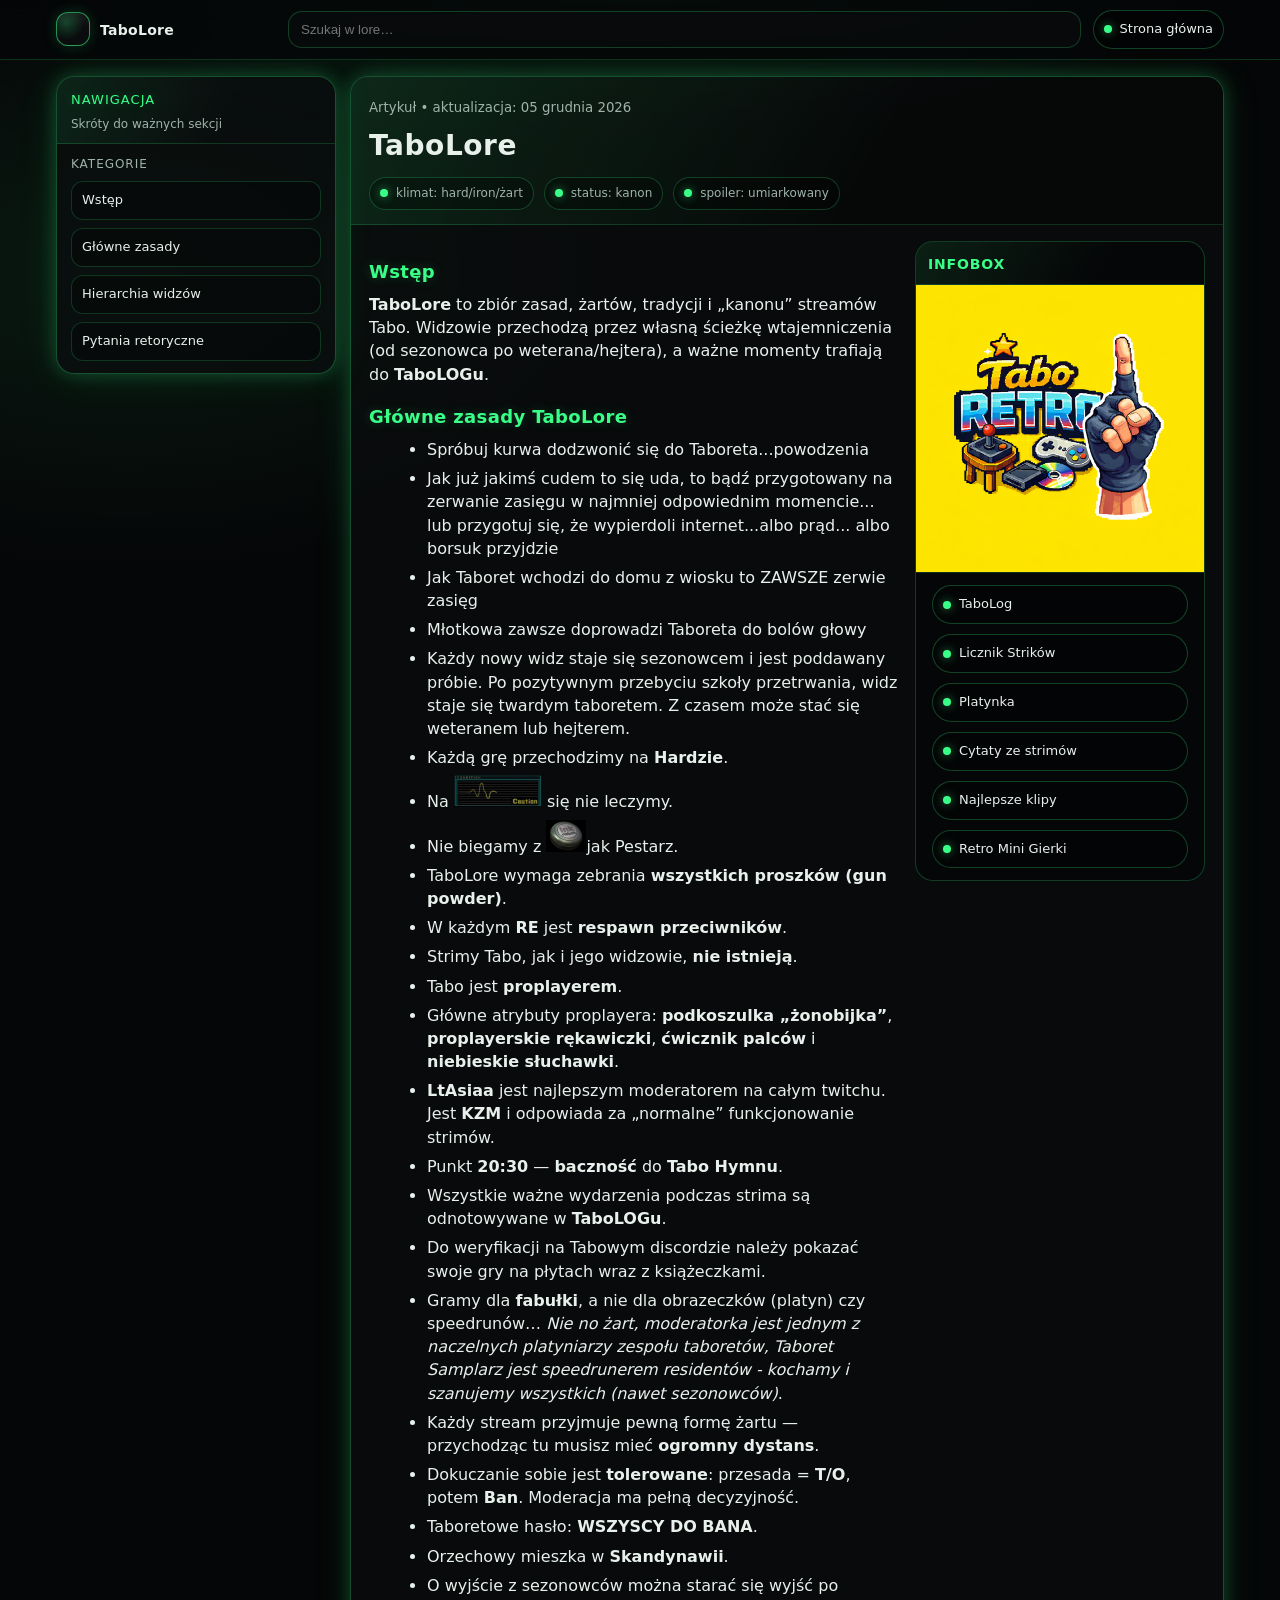
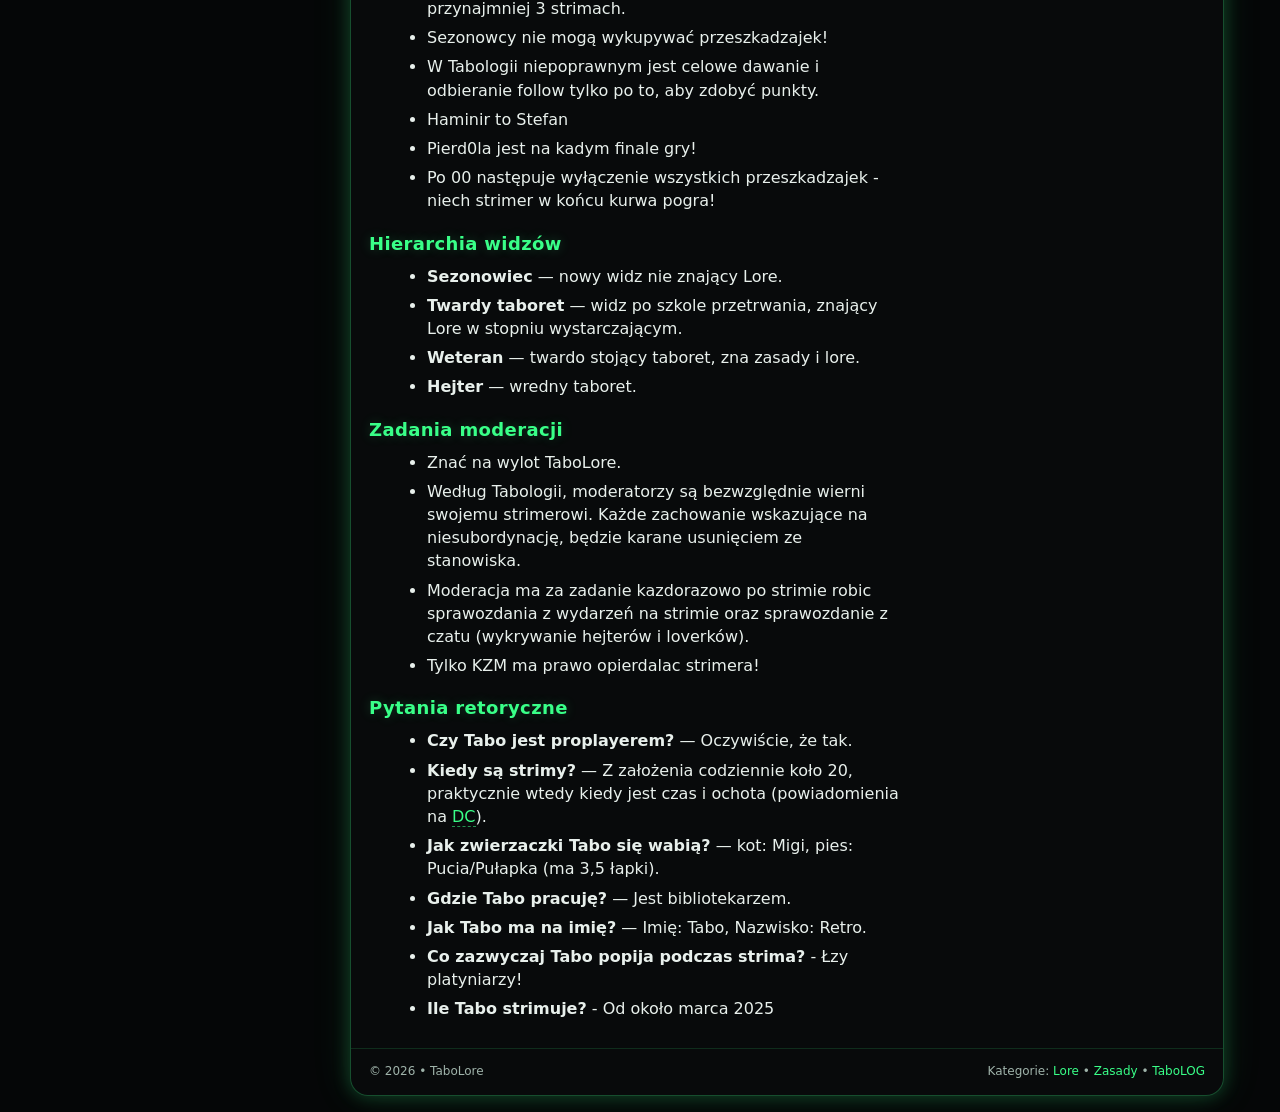
<file: TaboLore.html>
<!doctype html>
<html lang="pl">
<head>
  <meta charset="utf-8" />
  <meta name="viewport" content="width=device-width, initial-scale=1" />
  <title>TaboLore</title>
  <link rel="stylesheet" href="css/base.css">
  <link rel="stylesheet" href="css/wiki.css">
</head>

<body>

  <!-- GÓRNA BELKA (jak wiki) -->
  <div class="topbar">
    <div class="topbar-inner">
      <a class="brand" href="index.html">
        <div class="logo" aria-hidden="true"></div>
        <div>
          <strong>TaboLore</strong>
        </div>
      </a>

      <div class="search" aria-label="Szukaj">
        <input type="search" placeholder="Szukaj w lore…" />
      </div>

      <div class="toplinks">
        <a class="pill" href="index.html"><span class="dot"></span> Strona główna</a>
      </div>
    </div>
  </div>

  <div class="wrap">
    <div class="grid">

      <!-- LEWY PANEL (nawigacja) -->
      <aside class="wiki-side">
        <div class="side-head">
          <p class="side-title">Nawigacja</p>
          <p class="side-sub">Skróty do ważnych sekcji</p>
        </div>

        <div class="side-section">
          <p class="side-label">Kategorie</p>
          <ul class="navlist">
            <li><a href="#streszczenie">Wstęp</a></li>
            <li><a href="#zasady">Główne zasady</a></li>
            <li><a href="#hierarchia">Hierarchia widzów</a></li>
            <li><a href="#faq">Pytania retoryczne</a></li>
          </ul>
        </div>

        
      </aside>

      <!-- ARTYKUŁ (centrum) -->
      <article class="wiki-article">
        <div class="hero">
          <small>Artykuł • aktualizacja: <span id="updated">—</span></small>
          <h1>TaboLore</h1>
          <div class="meta">
            <span class="badge"><span class="dot"></span> klimat: hard/iron/żart</span>
            <span class="badge"><span class="dot"></span> status: kanon</span>
            <span class="badge"><span class="dot"></span> spoiler: umiarkowany</span>
          </div>
        </div>

        <div class="content">
          <!-- LEWA KOLUMNA: tekst -->
          <div class="prose">

            

            <h2 id="streszczenie">Wstęp</h2>
            <p>
              <b>TaboLore</b> to zbiór zasad, żartów, tradycji i „kanonu” streamów Tabo. Widzowie przechodzą przez
              własną ścieżkę wtajemniczenia (od sezonowca po weterana/hejtera), a ważne momenty trafiają do
              <b>TaboLOGu</b>.
            </p>

            <h2 id="zasady">Główne zasady TaboLore</h2>
            <ul>
              <li>Spróbuj kurwa dodzwonić się do Taboreta...powodzenia</li>
              <li>Jak już jakimś cudem to się uda, to bądź przygotowany na zerwanie zasięgu w najmniej odpowiednim momencie... lub przygotuj się, że wypierdoli internet...albo prąd... albo borsuk przyjdzie </li>
              <li>Jak Taboret wchodzi do domu z wiosku to ZAWSZE zerwie zasięg</li>
              <li>Młotkowa zawsze doprowadzi Taboreta do bolów głowy</li>

              
              <li>Każdy nowy widz staje się sezonowcem i jest poddawany próbie. Po pozytywnym przebyciu szkoły przetrwania, widz staje się twardym taboretem. Z czasem może stać się weteranem lub hejterem.</li>

              <li>Każdą grę przechodzimy na <b>Hardzie</b>.</li>
              <li>Na <span class="caution-inline"><img src="image/Caution.gif" alt="Caution"></span> się nie leczymy.</li>

              <li>Nie biegamy z <span class="caution-inline"><img src="image/InkRibbon.png" alt="InkRibbon"></span>jak Pestarz.</li>
              <li>TaboLore wymaga zebrania <b>wszystkich proszków (gun powder)</b>.</li>
              <li>W każdym <b>RE</b> jest <b>respawn przeciwników</b>.</li>

              <li>Strimy Tabo, jak i jego widzowie, <b>nie istnieją</b>.</li>
              <li>Tabo jest <b>proplayerem</b>.</li>
              <li>Główne atrybuty proplayera: <b>podkoszulka „żonobijka”</b>, <b>proplayerskie rękawiczki</b>, <b>ćwicznik palców</b> i <b>niebieskie słuchawki</b>.</li>

              <li><b>LtAsiaa</b> jest najlepszym moderatorem na całym twitchu. Jest <b>KZM</b> i odpowiada za „normalne” funkcjonowanie strimów.</li>
              <li>Punkt <b>20:30</b> — <b>baczność</b> do <b>Tabo Hymnu</b>.</li>
              <li>Wszystkie ważne wydarzenia podczas strima są odnotowywane w <b>TaboLOGu</b>.</li>
              <li>Do weryfikacji na Tabowym discordzie należy pokazać swoje gry na płytach wraz z książeczkami.</li>

              <li>Gramy dla <b>fabułki</b>, a nie dla obrazeczków (platyn) czy speedrunów… <i>Nie no żart, moderatorka jest jednym z naczelnych platyniarzy zespołu taboretów, Taboret Samplarz jest speedrunerem residentów - kochamy i szanujemy wszystkich (nawet sezonowców)</i>.</li>
              <li>Każdy stream przyjmuje pewną formę żartu — przychodząc tu musisz mieć <b>ogromny dystans</b>.</li>
              <li>Dokuczanie sobie jest <b>tolerowane</b>: przesada = <b>T/O</b>, potem <b>Ban</b>. Moderacja ma pełną decyzyjność.</li>
              <li>Taboretowe hasło: <b>WSZYSCY DO BANA</b>.</li>
              <li>Orzechowy mieszka w <b>Skandynawii</b>.</li>
              <li>O wyjście z sezonowców można starać się wyjść po przynajmniej 3 strimach.</li>
              <li>Sezonowcy nie mogą wykupywać przeszkadzajek!</li>
              <li>W Tabologii niepoprawnym jest celowe dawanie i odbieranie follow tylko po to, aby zdobyć punkty.</li>
              <li>Haminir to Stefan</li>
              <li>Pierd0la jest na kadym finale gry!</li>
              <li>Po 00 następuje wyłączenie wszystkich przeszkadzajek - niech strimer w końcu kurwa pogra!</li>
            </ul>

            <h2 id="hierarchia">Hierarchia widzów</h2>
            <ul>
              <li><b>Sezonowiec</b> — nowy widz nie znający Lore.</li>
              <li><b>Twardy taboret</b> — widz po szkole przetrwania, znający Lore w stopniu wystarczającym.</li>
              <li><b>Weteran</b> — twardo stojący taboret, zna zasady i lore.</li>
              <li><b>Hejter</b> — wredny taboret.</li>
            </ul>

            <h2 id="moderacja">Zadania moderacji</h2>
            <ul>
              <li>Znać na wylot TaboLore.</li>
              <li>Według Tabologii, moderatorzy są bezwzględnie wierni swojemu strimerowi. Każde zachowanie wskazujące na niesubordynację, będzie karane usunięciem ze stanowiska.</li>
              <li>Moderacja ma za zadanie kazdorazowo po strimie robic sprawozdania z wydarzeń na strimie oraz sprawozdanie z czatu (wykrywanie hejterów i loverków).</li>
              <li>Tylko KZM ma prawo opierdalac strimera!</li>
            </ul>


            <h2 id="faq">Pytania retoryczne</h2>
            <ul>
              <li><b>Czy Tabo jest proplayerem?</b> — Oczywiście, że tak.</li>
              <li><b>Kiedy są strimy?</b> — Z założenia codziennie koło 20, praktycznie wtedy kiedy jest czas i ochota (powiadomienia na <a href="https://discord.gg/EYG3SEPamn">DC</a>).</li>
              <li><b>Jak zwierzaczki Tabo się wabią?</b> — kot: Migi, pies: Pucia/Pułapka (ma 3,5 łapki).</li>
              <li><b>Gdzie Tabo pracuję?</b> — Jest bibliotekarzem.</li>
              <li><b>Jak Tabo ma na imię?</b> — Imię: Tabo, Nazwisko: Retro.</li>
              <li><b>Co zazwyczaj Tabo popija podczas strima?</b> - Łzy platyniarzy!</li>
              <li><b>Ile Tabo strimuje?</b> - Od około marca 2025</li>
            </ul>
          </div>

          <!-- PRAWA KOLUMNA: infobox (jak na wiki) -->
          <aside class="infobox" aria-label="Infobox">
            <div class="ibox-head">
              <h3>Infobox</h3>
            </div>

            <div class="ibox-media">
              <img src="image/TaboRetro.png" alt="Herb TaboLore">
            </div>

            <div class="ibox-body">
              <div class="ibox-links">
                <a class="pill" href="TaboLog.html"><span class="dot"></span> TaboLog</a>
                <a class="pill" href="Strike.html"><span class="dot"></span> Licznik Strików</a>
                <a class="pill" href="TaboPlatyna.html"><span class="dot"></span> Platynka</a>
                <a class="pill" href="Cytaty.html"><span class="dot"></span> Cytaty ze strimów</a>
                <a class="pill" href="Klipy.html"><span class="dot"></span> Najlepsze klipy</a>
                <a class="pill" href="RetroMGierki.html"><span class="dot"></span> Retro Mini Gierki</a>                
              </div>
            </div>
          </aside>

        </div>

        <div class="footer">
          <div>© <span id="year"></span> • TaboLore</div>
          <div>Kategorie: <span style="color:var(--neon)">Lore</span> • <span style="color:var(--neon)">Zasady</span> • <span style="color:var(--neon)">TaboLOG</span></div>
        </div>
      </article>

    </div>
  </div>

  <script>
    const now = new Date();
    document.getElementById('year').textContent = now.getFullYear();
    const fmt = new Intl.DateTimeFormat('pl-PL', { year:'numeric', month:'long', day:'2-digit' });
    document.getElementById('updated').textContent = fmt.format(now);
  </script>

</body>
</html>
</file>
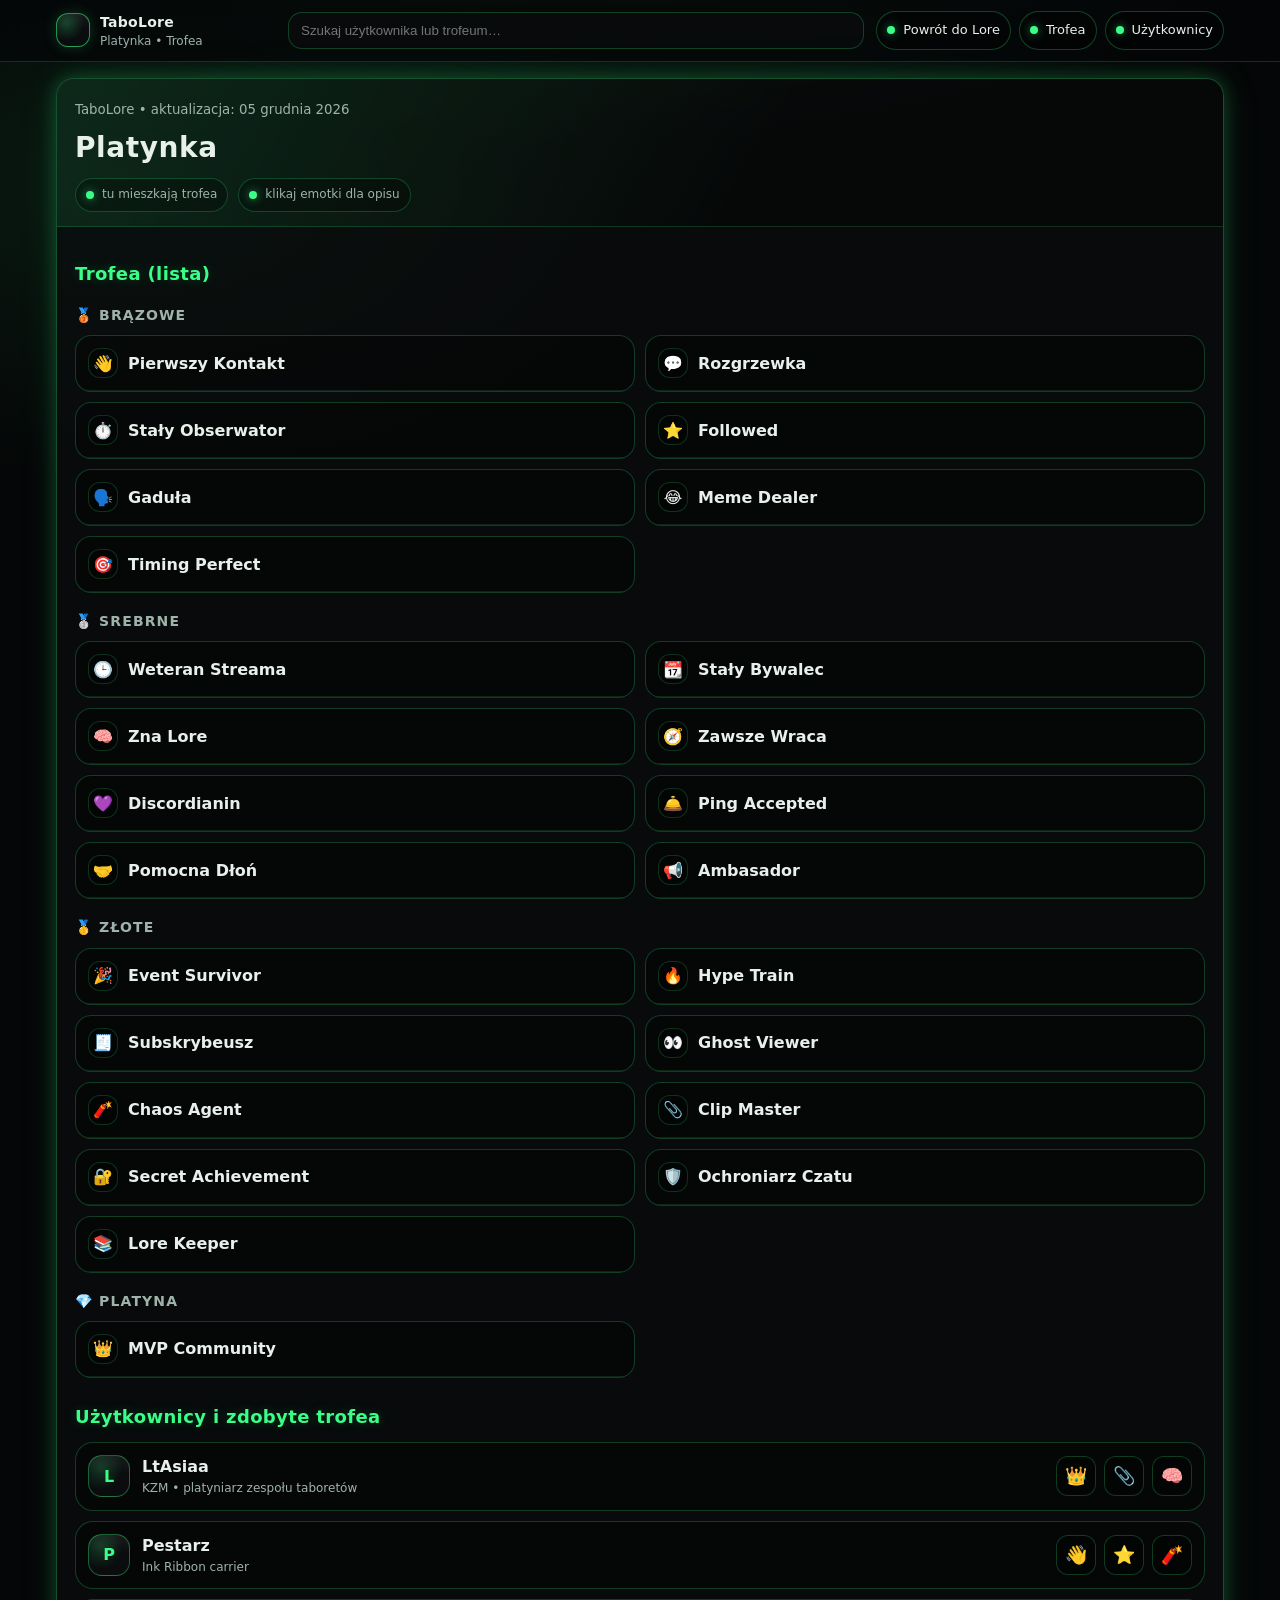
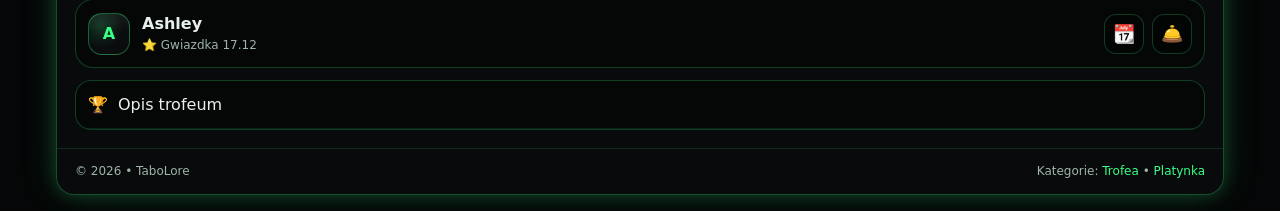
<file: TaboPlatyna.html>
<!doctype html>
<html lang="pl">
<head>
  <meta charset="utf-8">
  <meta name="viewport" content="width=device-width, initial-scale=1">
  <title>Platynka • Trofea TaboLore</title>

  <link rel="stylesheet" href="css/base.css">
  <link rel="stylesheet" href="css/wiki.css">
  <!-- opcjonalnie: jeśli zrobisz osobny plik -->
  <!-- <link rel="stylesheet" href="css/platynka.css"> -->
</head>

<body>

  <!-- TOPBAR -->
  <div class="topbar">
    <div class="topbar-inner">
      <a class="brand" href="TaboLore.html">
        <div class="logo" aria-hidden="true"></div>
        <div>
          <strong>TaboLore</strong>
          <span>Platynka • Trofea</span>
        </div>
      </a>

      <div class="search" aria-label="Szukaj">
        <input id="q" type="search" placeholder="Szukaj użytkownika lub trofeum…" autocomplete="off">
      </div>

      <div class="toplinks">
        <a class="pill" href="TaboLore.html"><span class="dot"></span> Powrót do Lore</a>
        <a class="pill" href="#trofea"><span class="dot"></span> Trofea</a>
        <a class="pill" href="#uzytkownicy"><span class="dot"></span> Użytkownicy</a>
      </div>
    </div>
  </div>

  <div class="wrap">
    <article class="wiki-article">
      <div class="hero">
        <small>TaboLore • aktualizacja: <span id="updated">—</span></small>
        <h1>Platynka</h1>
        <div class="meta">
          <span class="badge"><span class="dot"></span> tu mieszkają trofea</span>
          <span class="badge"><span class="dot"></span> klikaj emotki dla opisu</span>
        </div>
      </div>

      <div class="content content-one">
        <div class="prose">

          <!-- =======================
               TROFEA
          ======================== -->
          <h2 id="trofea">Trofea (lista)</h2>
          <p class="muted-line">
           
          </p>

          <!-- BRĄZ -->
          <h3 class="tcat" id="braz">🥉 Brązowe</h3>
          <div class="trophy-grid">
            <details class="trophy" id="t-first">
              <summary><span class="t-emo">👋</span> <span class="t-name">Pierwszy Kontakt</span></summary>
              <div class="t-body">Wejdź na stream po raz pierwszy i napisz na czacie.</div>
            </details>

            <details class="trophy" id="t-warmup">
              <summary><span class="t-emo">💬</span> <span class="t-name">Rozgrzewka</span></summary>
              <div class="t-body">Napisz 100 wiadomości na czacie.</div>
            </details>

            <details class="trophy" id="t-watcher">
              <summary><span class="t-emo">⏱️</span> <span class="t-name">Stały Obserwator</span></summary>
              <div class="t-body">Bądź obecny na streamie 10h.</div>
            </details>

            <details class="trophy" id="t-follow">
              <summary><span class="t-emo">⭐</span> <span class="t-name">Followed</span></summary>
              <div class="t-body">Zostaw follow na kanale.</div>
            </details>

            <details class="trophy" id="t-talk">
              <summary><span class="t-emo">🗣️</span> <span class="t-name">Gaduła</span></summary>
              <div class="t-body">Napisz 1000 wiadomości.</div>
            </details>

            <details class="trophy" id="t-meme">
              <summary><span class="t-emo">😂</span> <span class="t-name">Meme Dealer</span></summary>
              <div class="t-body">Twoja wiadomość wywoła reakcję streamera lub czatu.</div>
            </details>

            <details class="trophy" id="t-timing">
              <summary><span class="t-emo">🎯</span> <span class="t-name">Timing Perfect</span></summary>
              <div class="t-body">Napisz komentarz lub wykup nagrodę idealnie trafiającą w moment (clip-worthy).</div>
            </details>
          </div>

          <!-- SREBRO -->
          <h3 class="tcat" id="srebro">🥈 Srebrne</h3>
          <div class="trophy-grid">
            <details class="trophy" id="t-vet">
              <summary><span class="t-emo">🕒</span> <span class="t-name">Weteran Streama</span></summary>
              <div class="t-body">Łącznie spędź 60 godzin na streamach.</div>
            </details>

            <details class="trophy" id="t-regular">
              <summary><span class="t-emo">📆</span> <span class="t-name">Stały Bywalec</span></summary>
              <div class="t-body">Bądź obecny na 20 różnych streamach.</div>
            </details>

            <details class="trophy" id="t-lore">
              <summary><span class="t-emo">🧠</span> <span class="t-name">Zna Lore</span></summary>
              <div class="t-body">Odpowiedz poprawnie na pytanie lore/inside joke.</div>
            </details>

            <details class="trophy" id="t-comeback">
              <summary><span class="t-emo">🧭</span> <span class="t-name">Zawsze Wraca</span></summary>
              <div class="t-body">Wracaj na stream minimum raz w tygodniu przez miesiąc.</div>
            </details>

            <details class="trophy" id="t-discord">
              <summary><span class="t-emo">💜</span> <span class="t-name">Discordianin</span></summary>
              <div class="t-body">Dołącz na Discorda.</div>
            </details>

            <details class="trophy" id="t-ping">
              <summary><span class="t-emo">🛎️</span> <span class="t-name">Ping Accepted</span></summary>
              <div class="t-body">Pojaw się na streamie po pingnięciu na DC.</div>
            </details>

            <details class="trophy" id="t-help">
              <summary><span class="t-emo">🤝</span> <span class="t-name">Pomocna Dłoń</span></summary>
              <div class="t-body">Pomóż nowemu widzowi (odpowiedź, link, info).</div>
            </details>

            <details class="trophy" id="t-amb">
              <summary><span class="t-emo">📢</span> <span class="t-name">Ambasador</span></summary>
              <div class="t-body">Zaprosisz kogoś, kto zacznie oglądać stream.</div>
            </details>
          </div>

          <!-- ZŁOTO -->
          <h3 class="tcat" id="zloto">🥇 Złote</h3>
          <div class="trophy-grid">
            <details class="trophy" id="t-event">
              <summary><span class="t-emo">🎉</span> <span class="t-name">Event Survivor</span></summary>
              <div class="t-body">Bądź obecny przez cały event / specjalny stream.</div>
            </details>

            <details class="trophy" id="t-hype">
              <summary><span class="t-emo">🔥</span> <span class="t-name">Hype Train</span></summary>
              <div class="t-body">Aktywnie wspieraj hype train (czat/emoty).</div>
            </details>

            <details class="trophy" id="t-sub">
              <summary><span class="t-emo">🧾</span> <span class="t-name">Subskrybeusz</span></summary>
              <div class="t-body">Posiadaj ciąg 5 subskrypcji.</div>
            </details>

            <details class="trophy" id="t-ghost">
              <summary><span class="t-emo">👀</span> <span class="t-name">Ghost Viewer</span></summary>
              <div class="t-body">Oglądaj długo bez pisania, a potem zaskocz czat.</div>
            </details>

            <details class="trophy" id="t-chaos">
              <summary><span class="t-emo">🧨</span> <span class="t-name">Chaos Agent</span></summary>
              <div class="t-body">Twoja akcja zmieni przebieg streama (pozytywnie).</div>
            </details>

            <details class="trophy" id="t-clip">
              <summary><span class="t-emo">📎</span> <span class="t-name">Clip Master</span></summary>
              <div class="t-body">Twój clip zostanie użyty / przypięty.</div>
            </details>

            <details class="trophy" id="t-secret">
              <summary><span class="t-emo">🔐</span> <span class="t-name">Secret Achievement</span></summary>
              <div class="t-body">???? (nieujawnione – odkrywane losowo)</div>
            </details>

            <details class="trophy" id="t-guard">
              <summary><span class="t-emo">🛡️</span> <span class="t-name">Ochroniarz Czatu</span></summary>
              <div class="t-body">Bronisz porządku i kultury (bez bycia modem).</div>
            </details>

            <details class="trophy" id="t-keeper">
              <summary><span class="t-emo">📚</span> <span class="t-name">Lore Keeper</span></summary>
              <div class="t-body">Znasz historię, inside joke’i, postacie.</div>
            </details>
          </div>

          <!-- PLATYNA -->
          <h3 class="tcat" id="platyna">💎 Platyna</h3>
          <div class="trophy-grid">
            <details class="trophy" id="t-mvp">
              <summary><span class="t-emo">👑</span> <span class="t-name">MVP Community</span></summary>
              <div class="t-body">Wyjątkowy wkład w społeczność.</div>
            </details>
          </div>

          <!-- =======================
               USERS
          ======================== -->
          <h2 id="uzytkownicy" style="margin-top:26px;">Użytkownicy i zdobyte trofea</h2>
          <p class="muted-line">
           
          </p>

          <div class="trophy-users" id="userList">

            <!-- USER ROW -->
            <div class="tu-row" data-name="LtAsiaa">
              <div class="tu-user">
                <div class="tu-avatar">L</div>
                <div class="tu-meta">
                  <div class="tu-name">LtAsiaa</div>
                  <div class="tu-note">KZM • platyniarz zespołu taboretów</div>
                </div>
              </div>

              <div class="tu-trophies" aria-label="Trofea użytkownika">
                <!-- data-tid = ID trofeum (z sekcji powyżej) -->
                <button class="tu-emo" type="button" data-tid="t-mvp" title="MVP Community">👑</button>
                <button class="tu-emo" type="button" data-tid="t-clip" title="Clip Master">📎</button>
                <button class="tu-emo" type="button" data-tid="t-lore" title="Zna Lore">🧠</button>
              </div>
            </div>

            <div class="tu-row" data-name="Pestarz">
              <div class="tu-user">
                <div class="tu-avatar">P</div>
                <div class="tu-meta">
                  <div class="tu-name">Pestarz</div>
                  <div class="tu-note">Ink Ribbon carrier</div>
                </div>
              </div>

              <div class="tu-trophies">
                <button class="tu-emo" type="button" data-tid="t-first" title="Pierwszy Kontakt">👋</button>
                <button class="tu-emo" type="button" data-tid="t-follow" title="Followed">⭐</button>
                <button class="tu-emo" type="button" data-tid="t-chaos" title="Chaos Agent">🧨</button>
              </div>
            </div>

            <div class="tu-row" data-name="Ashley">
              <div class="tu-user">
                <div class="tu-avatar">A</div>
                <div class="tu-meta">
                  <div class="tu-name">Ashley</div>
                  <div class="tu-note">⭐ Gwiazdka 17.12</div>
                </div>
              </div>

              <div class="tu-trophies">
                <button class="tu-emo" type="button" data-tid="t-regular" title="Stały Bywalec">📆</button>
                <button class="tu-emo" type="button" data-tid="t-ping" title="Ping Accepted">🛎️</button>
              </div>
            </div>

          </div>

          <!-- panel opisu (otwierany po kliknięciu emotki) -->
          <details class="trophy-pop" id="trophyPop">
            <summary><span id="popIcon">🏆</span> <span id="popTitle">Opis trofeum</span></summary>
            <div class="t-body" id="popBody">Kliknij dowolną emotkę przy użytkowniku.</div>
          </details>

        </div>

       

      </div>

      <div class="footer">
        <div>© <span id="year"></span> • TaboLore</div>
        <div>Kategorie: <span style="color:var(--neon)">Trofea</span> • <span style="color:var(--neon)">Platynka</span></div>
      </div>
    </article>
  </div>

  <script>
    const now = new Date();
    document.getElementById('year').textContent = now.getFullYear();
    const fmt = new Intl.DateTimeFormat('pl-PL', { year:'numeric', month:'long', day:'2-digit' });
    document.getElementById('updated').textContent = fmt.format(now);

    // proste wyszukiwanie: filtruje userów po nicku
    const q = document.getElementById('q');
    const userList = document.getElementById('userList');
    const userRows = () => Array.from(userList.querySelectorAll('.tu-row'));

    function filterUsers(){
      const needle = (q.value || '').trim().toLowerCase();
      userRows().forEach(r => {
        const name = (r.dataset.name || '').toLowerCase();
        r.style.display = (!needle || name.includes(needle)) ? '' : 'none';
      });
    }
    q.addEventListener('input', filterUsers);

    // klik emotki -> otwórz panel i pokaż opis z odpowiedniego <details id="t-...">
    const pop = document.getElementById('trophyPop');
    const popIcon = document.getElementById('popIcon');
    const popTitle = document.getElementById('popTitle');
    const popBody = document.getElementById('popBody');

    document.addEventListener('click', (e) => {
      const btn = e.target.closest('.tu-emo');
      if (!btn) return;

      const tid = btn.getAttribute('data-tid');
      const trophy = document.getElementById(tid);
      if (!trophy) return;

      // pobierz ikonę i nazwę z summary
      const s = trophy.querySelector('summary');
      const emo = s?.querySelector('.t-emo')?.textContent?.trim() || '🏆';
      const name = s?.querySelector('.t-name')?.textContent?.trim() || 'Trofeum';
      const body = trophy.querySelector('.t-body')?.textContent?.trim() || '';

      popIcon.textContent = emo;
      popTitle.textContent = name;
      popBody.textContent = body;

      pop.open = true;
      pop.scrollIntoView({ behavior:'smooth', block:'center' });
    });
  </script>

</body>
</html>
</file>
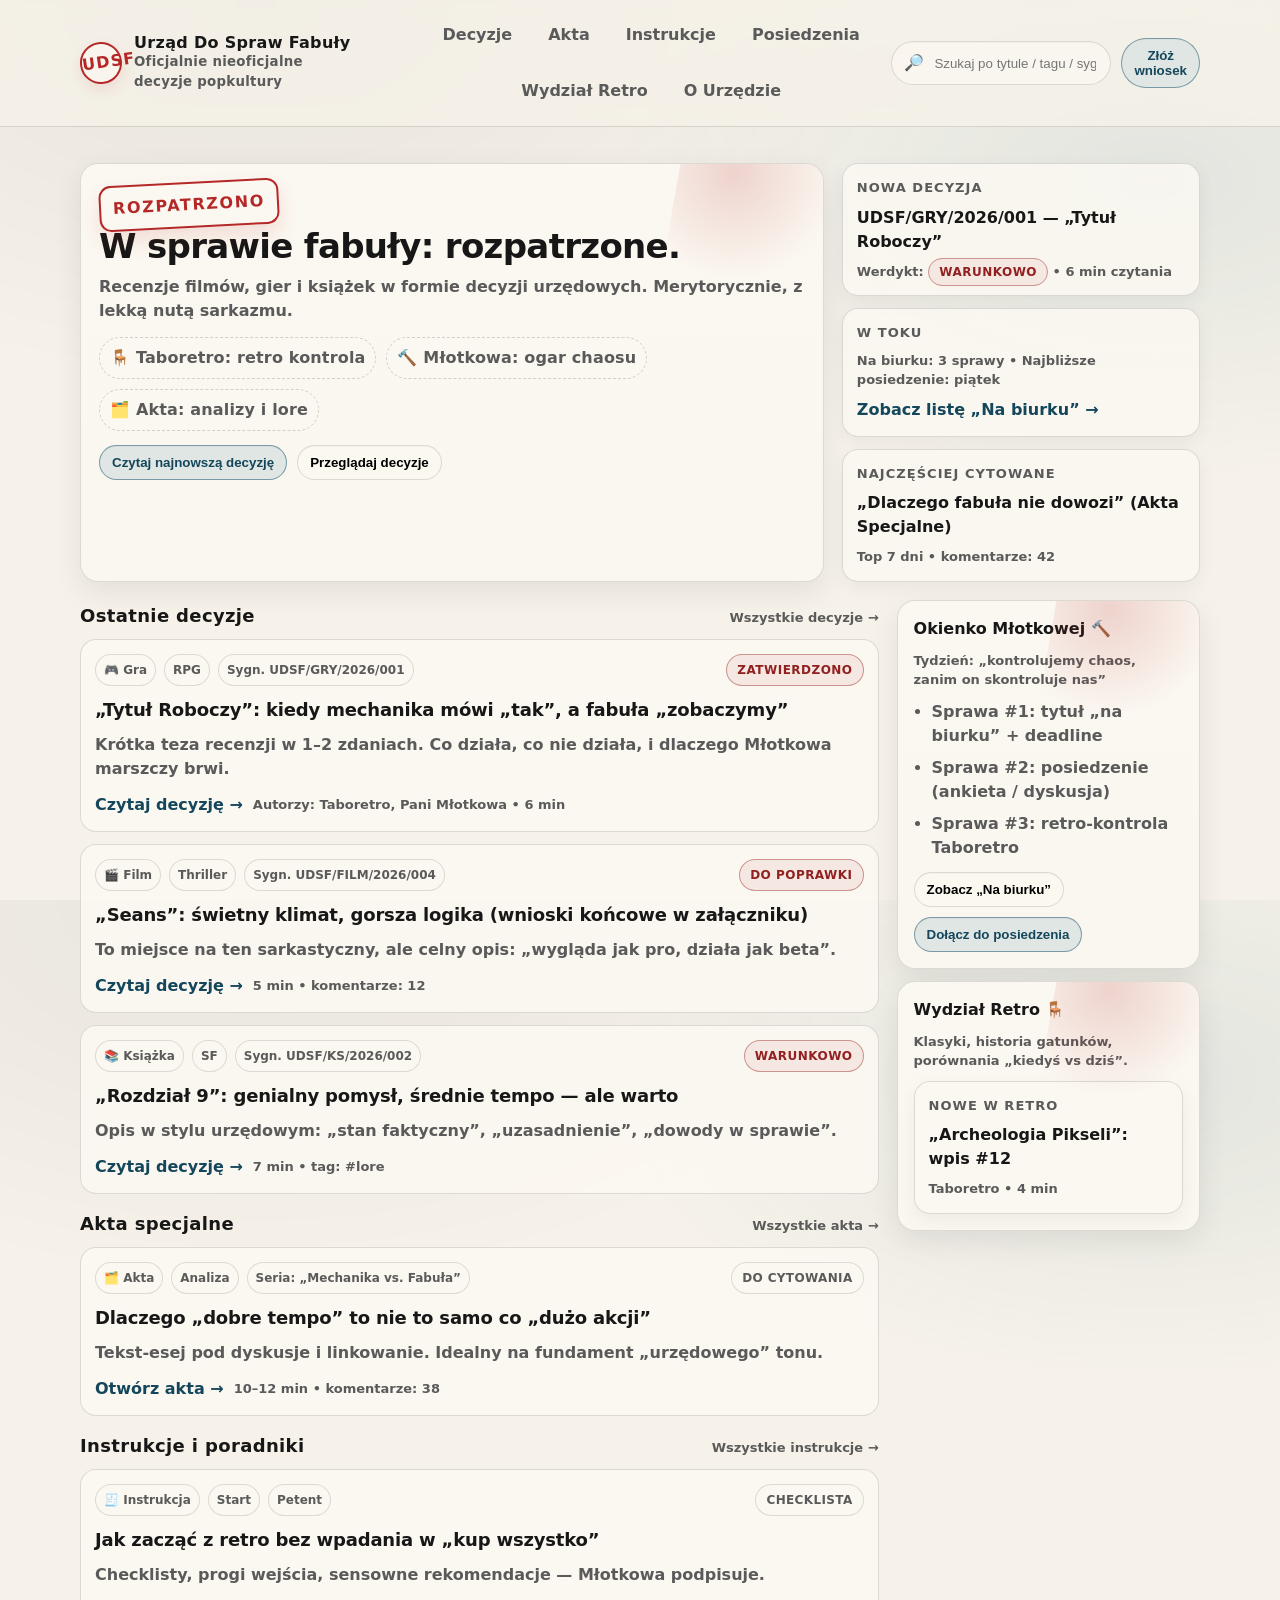
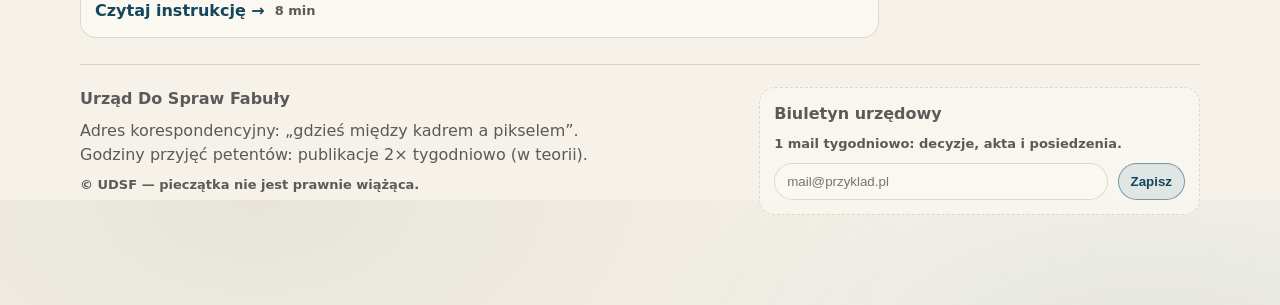
<file: test.html>
<!doctype html>
<html lang="pl">
<head>
  <meta charset="utf-8" />
  <meta name="viewport" content="width=device-width, initial-scale=1" />
  <title>Urząd Do Spraw Fabuły — Strona główna</title>
  <style>
    :root{
      --bg: #f6f2e9;         /* papier */
      --paper: #fbf8f1;
      --ink: #171717;        /* tusz */
      --muted: #5a5a5a;
      --line: rgba(0,0,0,.12);
      --stamp: #b52828;      /* pieczątka */
      --accent: #1b5e7a;     /* urzędowy akcent */
      --radius: 18px;
      --shadow: 0 10px 30px rgba(0,0,0,.08);
      --max: 1120px;
    }

    *{ box-sizing:border-box; }
    html,body{ height:100%; }
    body{
      margin:0;
      font: 16px/1.5 system-ui, -apple-system, Segoe UI, Roboto, Arial, sans-serif;
      color: var(--ink);
      background:
        radial-gradient(1200px 700px at 20% 0%, rgba(0,0,0,.06), transparent 55%),
        radial-gradient(900px 500px at 90% 20%, rgba(27,94,122,.09), transparent 60%),
        var(--bg);
    }

    a{ color: inherit; text-decoration: none; }
    a:hover{ text-decoration: underline; text-underline-offset: 3px; }

    .container{ width:min(var(--max), calc(100% - 32px)); margin: 0 auto; }

    /* Top bar */
    .topbar{
      position: sticky; top: 0; z-index: 20;
      backdrop-filter: blur(10px);
      background: color-mix(in srgb, var(--bg) 75%, transparent);
      border-bottom: 1px solid var(--line);
    }
    .topbar-inner{
      display:flex; align-items:center; justify-content:space-between;
      padding: 14px 0;
      gap: 18px;
    }
    .brand{
      display:flex; align-items:center; gap: 12px;
      min-width: 240px;
    }
    .seal{
      width: 42px; height: 42px; border-radius: 999px;
      border: 2px solid var(--stamp);
      display:grid; place-items:center;
      color: var(--stamp);
      transform: rotate(-8deg);
      letter-spacing: .08em;
      font-weight: 800;
      background: color-mix(in srgb, var(--paper) 65%, transparent);
      box-shadow: 0 6px 14px rgba(181,40,40,.10);
      user-select: none;
    }
    .brand h1{
      margin:0; font-size: 16px; line-height: 1.1;
      letter-spacing: .02em;
    }
    .brand small{ display:block; color: var(--muted); font-weight: 600; letter-spacing: .02em; }

    nav{
      display:flex; gap: 14px; flex-wrap:wrap;
      align-items:center; justify-content:center;
    }
    .navlink{
      padding: 8px 10px; border-radius: 999px;
      border: 1px solid transparent;
      color: var(--muted);
      font-weight: 650;
    }
    .navlink:hover{
      border-color: var(--line);
      background: color-mix(in srgb, var(--paper) 65%, transparent);
      color: var(--ink);
      text-decoration: none;
    }

    .actions{ display:flex; gap: 10px; align-items:center; justify-content:flex-end; min-width: 240px; }
    .search{
      display:flex; align-items:center; gap: 8px;
      padding: 9px 12px;
      border: 1px solid var(--line);
      border-radius: 999px;
      background: color-mix(in srgb, var(--paper) 80%, transparent);
      box-shadow: 0 1px 0 rgba(0,0,0,.03) inset;
      min-width: 220px;
    }
    .search input{
      width: 100%;
      border: none; outline: none; background: transparent;
      color: var(--ink);
    }
    .btn{
      border: 1px solid var(--line);
      background: color-mix(in srgb, var(--paper) 75%, transparent);
      padding: 9px 12px;
      border-radius: 999px;
      font-weight: 750;
      cursor:pointer;
      box-shadow: 0 1px 0 rgba(0,0,0,.03) inset;
    }
    .btn.primary{
      border-color: color-mix(in srgb, var(--accent) 45%, var(--line));
      background: color-mix(in srgb, var(--accent) 12%, var(--paper));
      color: color-mix(in srgb, var(--accent) 75%, black);
    }

    /* Page layout */
    main{ padding: 26px 0 60px; }

    .hero{
      display:grid;
      grid-template-columns: 1.35fr .65fr;
      gap: 18px;
      align-items: stretch;
      margin-top: 10px;
    }

    .card{
      background: linear-gradient(180deg, var(--paper), color-mix(in srgb, var(--paper) 80%, var(--bg)));
      border: 1px solid var(--line);
      border-radius: var(--radius);
      box-shadow: var(--shadow);
      padding: 18px;
      position: relative;
      overflow: hidden;
    }
    .card:before{
      content:"";
      position:absolute; inset: -40px -30px auto auto;
      width: 180px; height: 180px;
      background: radial-gradient(circle at 30% 30%, rgba(181,40,40,.18), transparent 60%);
      transform: rotate(10deg);
      pointer-events:none;
    }

    .hero h2{ margin: 0 0 10px; font-size: 34px; line-height: 1.1; letter-spacing: -0.02em; }
    .hero p{ margin: 0 0 14px; color: var(--muted); font-weight: 600; }
    .hero .meta{
      display:flex; flex-wrap:wrap; gap: 10px;
      align-items:center;
    }

    .pill{
      display:inline-flex; align-items:center; gap: 8px;
      padding: 8px 10px; border-radius: 999px;
      border: 1px dashed color-mix(in srgb, var(--ink) 18%, transparent);
      background: color-mix(in srgb, var(--paper) 70%, transparent);
      color: var(--muted);
      font-weight: 700;
      letter-spacing: .01em;
    }

    .stamp{
      display:inline-flex; align-items:center; justify-content:center;
      padding: 9px 12px;
      border: 2px solid var(--stamp);
      color: var(--stamp);
      border-radius: 12px;
      font-weight: 900;
      letter-spacing: .1em;
      text-transform: uppercase;
      transform: rotate(-3deg);
      background: color-mix(in srgb, var(--paper) 70%, transparent);
      box-shadow: 0 10px 20px rgba(181,40,40,.12);
      user-select:none;
    }

    .hero-right{
      display:grid;
      gap: 12px;
    }
    .mini{
      display:flex; flex-direction:column; gap: 8px;
      padding: 14px;
      border-radius: 16px;
      border: 1px solid var(--line);
      background: color-mix(in srgb, var(--paper) 85%, transparent);
      box-shadow: 0 6px 18px rgba(0,0,0,.05);
    }
    .mini strong{ font-size: 13px; color: var(--muted); letter-spacing: .08em; text-transform: uppercase; }
    .mini a{ font-weight: 850; font-size: 16px; }
    .mini .sub{ color: var(--muted); font-weight: 600; font-size: 13px; }

    /* Content grid */
    .grid{
      display:grid;
      grid-template-columns: 1fr .38fr;
      gap: 18px;
      margin-top: 18px;
      align-items:start;
    }

    .section-title{
      display:flex; align-items:baseline; justify-content:space-between;
      gap: 12px;
      margin: 2px 0 10px;
    }
    .section-title h3{
      margin:0;
      font-size: 18px;
      letter-spacing: .02em;
    }
    .section-title a{
      color: var(--muted);
      font-weight: 700;
      font-size: 13px;
    }

    .list{ display:grid; gap: 12px; }
    .entry{
      border: 1px solid var(--line);
      border-radius: 16px;
      background: color-mix(in srgb, var(--paper) 92%, transparent);
      padding: 14px;
      display:grid;
      gap: 10px;
    }
    .entry-top{
      display:flex; align-items:center; justify-content:space-between; gap: 12px;
      flex-wrap:wrap;
    }
    .tags{ display:flex; gap: 8px; flex-wrap:wrap; }
    .tag{
      font-size: 12px;
      padding: 6px 8px;
      border-radius: 999px;
      border: 1px solid var(--line);
      background: color-mix(in srgb, var(--paper) 80%, transparent);
      color: var(--muted);
      font-weight: 700;
    }
    .verdict{
      font-size: 12px;
      padding: 6px 10px;
      border-radius: 999px;
      border: 1px solid color-mix(in srgb, var(--stamp) 35%, var(--line));
      color: color-mix(in srgb, var(--stamp) 80%, black);
      background: color-mix(in srgb, var(--stamp) 8%, var(--paper));
      font-weight: 900;
      letter-spacing: .04em;
    }
    .entry h4{ margin:0; font-size: 18px; letter-spacing: -0.01em; }
    .entry p{ margin:0; color: var(--muted); font-weight: 600; }
    .entry .cta{
      display:flex; gap: 10px; flex-wrap:wrap; align-items:center;
      margin-top: 2px;
    }
    .link{
      font-weight: 850;
      color: color-mix(in srgb, var(--accent) 75%, black);
    }
    .muted{ color: var(--muted); font-weight: 650; font-size: 13px; }

    /* Sidebar */
    .aside .card{ padding: 16px; }
    .aside h3{ margin:0 0 10px; font-size: 16px; }
    .checklist{ margin: 0; padding-left: 18px; color: var(--muted); font-weight: 650; }
    .checklist li{ margin: 8px 0; }
    .badge{
      display:inline-flex;
      padding: 6px 10px;
      border-radius: 999px;
      border: 1px solid var(--line);
      background: color-mix(in srgb, var(--paper) 80%, transparent);
      font-weight: 800;
      color: var(--muted);
      font-size: 12px;
      letter-spacing: .03em;
    }

    /* Footer */
    footer{
      margin-top: 26px;
      border-top: 1px solid var(--line);
      padding: 22px 0 30px;
      color: var(--muted);
    }
    .footergrid{
      display:grid;
      grid-template-columns: 1.2fr .8fr;
      gap: 18px;
      align-items:start;
    }
    .footergrid p{ margin: 8px 0 0; }
    .kiosk{
      border: 1px dashed var(--line);
      border-radius: 16px;
      padding: 14px;
      background: color-mix(in srgb, var(--paper) 70%, transparent);
    }

    /* Responsive */
    @media (max-width: 980px){
      .hero{ grid-template-columns: 1fr; }
      .actions{ min-width: auto; }
      .search{ min-width: 160px; }
      .grid{ grid-template-columns: 1fr; }
      .footergrid{ grid-template-columns: 1fr; }
    }
    @media (max-width: 640px){
      .topbar-inner{ flex-wrap:wrap; }
      .brand{ min-width:auto; }
      nav{ justify-content:flex-start; }
      .actions{ width:100%; justify-content:space-between; }
      .search{ flex: 1; }
      .hero h2{ font-size: 28px; }
    }
  </style>
</head>

<body>
  <header class="topbar">
    <div class="container topbar-inner">
      <a class="brand" href="#">
        <div class="seal">UDSF</div>
        <div>
          <h1>Urząd Do Spraw Fabuły</h1>
          <small>Oficjalnie nieoficjalne decyzje popkultury</small>
        </div>
      </a>

      <nav aria-label="Główna nawigacja">
        <a class="navlink" href="#">Decyzje</a>
        <a class="navlink" href="#">Akta</a>
        <a class="navlink" href="#">Instrukcje</a>
        <a class="navlink" href="#">Posiedzenia</a>
        <a class="navlink" href="#">Wydział Retro</a>
        <a class="navlink" href="#">O Urzędzie</a>
      </nav>

      <div class="actions">
        <label class="search" aria-label="Szukaj">
          <span aria-hidden="true">🔎</span>
          <input placeholder="Szukaj po tytule / tagu / sygnaturze…" />
        </label>
        <button class="btn primary">Złóż wniosek</button>
      </div>
    </div>
  </header>

  <main class="container">
    <!-- HERO -->
    <section class="hero" aria-label="Wyróżnienie">
      <article class="card">
        <div class="stamp">ROZPATRZONO</div>
        <h2>W sprawie fabuły: rozpatrzone.</h2>
        <p>Recenzje filmów, gier i książek w formie decyzji urzędowych. Merytorycznie, z lekką nutą sarkazmu.</p>

        <div class="meta">
          <span class="pill">🪑 Taboretro: retro kontrola</span>
          <span class="pill">🔨 Młotkowa: ogar chaosu</span>
          <span class="pill">🗂️ Akta: analizy i lore</span>
        </div>

        <div style="margin-top:14px; display:flex; gap:10px; flex-wrap:wrap;">
          <button class="btn primary">Czytaj najnowszą decyzję</button>
          <button class="btn">Przeglądaj decyzje</button>
        </div>
      </article>

      <aside class="hero-right" aria-label="Szybkie skróty">
        <div class="mini">
          <strong>Nowa decyzja</strong>
          <a href="#">UDSF/GRY/2026/001 — „Tytuł Roboczy”</a>
          <div class="sub">Werdykt: <span class="verdict">WARUNKOWO</span> • 6 min czytania</div>
        </div>
        <div class="mini">
          <strong>W toku</strong>
          <div class="sub">Na biurku: 3 sprawy • Najbliższe posiedzenie: piątek</div>
          <a class="link" href="#">Zobacz listę „Na biurku” →</a>
        </div>
        <div class="mini">
          <strong>Najczęściej cytowane</strong>
          <a href="#">„Dlaczego fabuła nie dowozi” (Akta Specjalne)</a>
          <div class="sub">Top 7 dni • komentarze: 42</div>
        </div>
      </aside>
    </section>

    <!-- CONTENT -->
    <section class="grid" aria-label="Zawartość">
      <div>
        <!-- Ostatnie decyzje -->
        <div class="section-title">
          <h3>Ostatnie decyzje</h3>
          <a href="#">Wszystkie decyzje →</a>
        </div>

        <div class="list">
          <article class="entry">
            <div class="entry-top">
              <div class="tags">
                <span class="tag">🎮 Gra</span>
                <span class="tag">RPG</span>
                <span class="tag">Sygn. UDSF/GRY/2026/001</span>
              </div>
              <span class="verdict">ZATWIERDZONO</span>
            </div>
            <h4>„Tytuł Roboczy”: kiedy mechanika mówi „tak”, a fabuła „zobaczymy”</h4>
            <p>Krótka teza recenzji w 1–2 zdaniach. Co działa, co nie działa, i dlaczego Młotkowa marszczy brwi.</p>
            <div class="cta">
              <a class="link" href="#">Czytaj decyzję →</a>
              <span class="muted">Autorzy: Taboretro, Pani Młotkowa • 6 min</span>
            </div>
          </article>

          <article class="entry">
            <div class="entry-top">
              <div class="tags">
                <span class="tag">🎬 Film</span>
                <span class="tag">Thriller</span>
                <span class="tag">Sygn. UDSF/FILM/2026/004</span>
              </div>
              <span class="verdict">DO POPRAWKI</span>
            </div>
            <h4>„Seans”: świetny klimat, gorsza logika (wnioski końcowe w załączniku)</h4>
            <p>To miejsce na ten sarkastyczny, ale celny opis: „wygląda jak pro, działa jak beta”.</p>
            <div class="cta">
              <a class="link" href="#">Czytaj decyzję →</a>
              <span class="muted">5 min • komentarze: 12</span>
            </div>
          </article>

          <article class="entry">
            <div class="entry-top">
              <div class="tags">
                <span class="tag">📚 Książka</span>
                <span class="tag">SF</span>
                <span class="tag">Sygn. UDSF/KS/2026/002</span>
              </div>
              <span class="verdict">WARUNKOWO</span>
            </div>
            <h4>„Rozdział 9”: genialny pomysł, średnie tempo — ale warto</h4>
            <p>Opis w stylu urzędowym: „stan faktyczny”, „uzasadnienie”, „dowody w sprawie”.</p>
            <div class="cta">
              <a class="link" href="#">Czytaj decyzję →</a>
              <span class="muted">7 min • tag: #lore</span>
            </div>
          </article>
        </div>

        <!-- Akta specjalne -->
        <div style="height:14px;"></div>
        <div class="section-title">
          <h3>Akta specjalne</h3>
          <a href="#">Wszystkie akta →</a>
        </div>

        <div class="list">
          <article class="entry">
            <div class="entry-top">
              <div class="tags">
                <span class="tag">🗂️ Akta</span>
                <span class="tag">Analiza</span>
                <span class="tag">Seria: „Mechanika vs. Fabuła”</span>
              </div>
              <span class="badge">DO CYTOWANIA</span>
            </div>
            <h4>Dlaczego „dobre tempo” to nie to samo co „dużo akcji”</h4>
            <p>Tekst-esej pod dyskusje i linkowanie. Idealny na fundament „urzędowego” tonu.</p>
            <div class="cta">
              <a class="link" href="#">Otwórz akta →</a>
              <span class="muted">10–12 min • komentarze: 38</span>
            </div>
          </article>
        </div>

        <!-- Instrukcje -->
        <div style="height:14px;"></div>
        <div class="section-title">
          <h3>Instrukcje i poradniki</h3>
          <a href="#">Wszystkie instrukcje →</a>
        </div>

        <div class="list">
          <article class="entry">
            <div class="entry-top">
              <div class="tags">
                <span class="tag">🧾 Instrukcja</span>
                <span class="tag">Start</span>
                <span class="tag">Petent</span>
              </div>
              <span class="badge">CHECKLISTA</span>
            </div>
            <h4>Jak zacząć z retro bez wpadania w „kup wszystko”</h4>
            <p>Checklisty, progi wejścia, sensowne rekomendacje — Młotkowa podpisuje.</p>
            <div class="cta">
              <a class="link" href="#">Czytaj instrukcję →</a>
              <span class="muted">8 min</span>
            </div>
          </article>
        </div>
      </div>

      <!-- ASIDE -->
      <aside class="aside" aria-label="Boczny panel">
        <div class="card">
          <h3>Okienko Młotkowej 🔨</h3>
          <div class="muted" style="margin-bottom:10px;">Tydzień: „kontrolujemy chaos, zanim on skontroluje nas”</div>
          <ul class="checklist">
            <li>Sprawa #1: tytuł „na biurku” + deadline</li>
            <li>Sprawa #2: posiedzenie (ankieta / dyskusja)</li>
            <li>Sprawa #3: retro-kontrola Taboretro</li>
          </ul>
          <div style="margin-top:12px; display:flex; gap:10px; flex-wrap:wrap;">
            <button class="btn">Zobacz „Na biurku”</button>
            <button class="btn primary">Dołącz do posiedzenia</button>
          </div>
        </div>

        <div style="height:12px;"></div>

        <div class="card">
          <h3>Wydział Retro 🪑</h3>
          <p class="muted" style="margin:0 0 10px;">
            Klasyki, historia gatunków, porównania „kiedyś vs dziś”.
          </p>
          <div class="list">
            <div class="mini">
              <strong>Nowe w retro</strong>
              <a href="#">„Archeologia Pikseli”: wpis #12</a>
              <div class="sub">Taboretro • 4 min</div>
            </div>
          </div>
        </div>
      </aside>
    </section>

    <footer>
      <div class="footergrid">
        <div>
          <strong>Urząd Do Spraw Fabuły</strong>
          <p>
            Adres korespondencyjny: „gdzieś między kadrem a pikselem”.<br/>
            Godziny przyjęć petentów: publikacje 2× tygodniowo (w teorii).
          </p>
          <p class="muted">© UDSF — pieczątka nie jest prawnie wiążąca.</p>
        </div>
        <div class="kiosk">
          <strong>Biuletyn urzędowy</strong>
          <p class="muted" style="margin:8px 0 10px;">1 mail tygodniowo: decyzje, akta i posiedzenia.</p>
          <div style="display:flex; gap:10px; flex-wrap:wrap;">
            <input
              style="flex:1; min-width:180px; padding:10px 12px; border-radius:999px; border:1px solid var(--line); background: color-mix(in srgb, var(--paper) 85%, transparent); outline:none;"
              placeholder="mail@przyklad.pl"
            />
            <button class="btn primary">Zapisz</button>
          </div>
        </div>
      </div>
    </footer>
  </main>
</body>
</html>
</file>
<file: css/base.css>
:root{
  --bg:#050607;
  --panel:#0b0d0f;
  --text:#e8f0ec;
  --muted:#9fb3aa;
  --neon:#39ff88;
  --neon2:#1bdc6c;
  --border:rgba(57,255,136,.35);
  --shadow:0 0 18px rgba(57,255,136,.22), 0 0 42px rgba(57,255,136,.10);
}

*{box-sizing:border-box}

body{
  margin:0;
  font-family: system-ui, -apple-system, Segoe UI, Roboto, Arial, sans-serif;
  background:
    radial-gradient(1200px 500px at 50% -120px, rgba(57,255,136,.14), transparent 55%),
    radial-gradient(900px 500px at 10% 10%, rgba(57,255,136,.08), transparent 60%),
    var(--bg);
  color:var(--text);
  line-height:1.45;
}

/* ikonki w kółkach (Twoje loga jako <img>) */
.icon-btn{
  width:34px;
  height:34px;
  border-radius:999px;
  display:grid;
  place-items:center;
  border:1px solid rgba(57,255,136,.35);
  background:rgba(0,0,0,.35);
  overflow:hidden;
  transition:.2s ease;
}

/* domyślnie: LOGA platform = contain, żeby nie ucinało */
.icon-btn img{
  width:100%;
  height:100%;
  object-fit:contain;
  padding:6px;
  background:rgba(0,0,0,.35);
  display:block;
}

/* jeśli kiedyś chcesz, by obrazek wypełniał całe kółko (cover) */
.icon-btn.cover img{
  object-fit:cover;
  padding:0;
  background:transparent;
}

.icon-btn:hover{
  border-color: rgba(57,255,136,.75);
  box-shadow: 0 0 16px rgba(57,255,136,.25);
  transform: translateY(-1px);
}
</file>
<file: css/wiki.css>
/* WIKI – kompletne style layoutu (oparte o base.css) */

html{ scroll-behavior:smooth; }

/* =========================
   TOP BAR
========================= */
.topbar{
  position:sticky;
  top:0;
  z-index:5;
  border-bottom:1px solid rgba(57,255,136,.18);
  background: rgba(5,6,7,.72);
  backdrop-filter: blur(10px);
}

.topbar-inner{
  max-width:1200px;
  margin:0 auto;
  padding:10px 16px;
  display:flex;
  align-items:center;
  gap:12px;
}

.brand{
  display:flex;
  align-items:center;
  gap:10px;
  text-decoration:none;
  color:var(--text);
  min-width:220px;
}

.logo{
  width:34px;
  height:34px;
  border-radius:12px;
  border:1px solid rgba(57,255,136,.55);
  box-shadow: 0 0 14px rgba(57,255,136,.18);
  background:
    radial-gradient(circle at 30% 30%, rgba(57,255,136,.22), transparent 55%),
    linear-gradient(180deg, rgba(255,255,255,.06), transparent 45%),
    #0a0c0e;
}

.brand strong{ letter-spacing:.02em; font-size:14px; }
.brand span{ display:block; font-size:12px; color:var(--muted); }

.search{
  flex:1;
  display:flex;
  align-items:center;
  gap:10px;
}

.search input{
  width:100%;
  padding:10px 12px;
  border-radius:14px;
  border:1px solid rgba(57,255,136,.22);
  background:rgba(11,13,15,.55);
  color:var(--text);
  outline:none;
}

.search input:focus{
  border-color: rgba(57,255,136,.75);
  box-shadow: 0 0 16px rgba(57,255,136,.15);
}

.toplinks{
  display:flex;
  gap:8px;
  flex-wrap:wrap;
  justify-content:flex-end;
}

.pill{
  display:inline-flex;
  align-items:center;
  gap:8px;
  padding:9px 10px;
  border-radius:999px;
  border:1px solid rgba(57,255,136,.25);
  background:rgba(0,0,0,.30);
  color:var(--text);
  text-decoration:none;
  transition:.2s ease;
  font-size:13px;
  white-space:nowrap;
}

.pill:hover{
  color:var(--neon);
  border-color: rgba(57,255,136,.75);
  box-shadow: 0 0 18px rgba(57,255,136,.14);
}

.dot{
  width:8px;
  height:8px;
  border-radius:99px;
  background:var(--neon);
  box-shadow:0 0 10px rgba(57,255,136,.55);
}

/* =========================
   LAYOUT
========================= */
.wrap{
  max-width:1200px;
  margin:0 auto;
  padding:16px;
}

.grid{
  display:grid;
  grid-template-columns: 280px minmax(0, 1fr);
  gap:14px;
  align-items:start;
}

/* =========================
   SIDEBAR
========================= */
aside.wiki-side{
  position:sticky;
  top:66px;
  border:1px solid rgba(57,255,136,.28);
  border-radius:18px;
  background:rgba(11,13,15,.70);
  box-shadow: var(--shadow);
  overflow:hidden;
}

.side-head{
  padding:14px 14px 10px;
  border-bottom:1px solid rgba(57,255,136,.16);
  background: linear-gradient(120deg, rgba(57,255,136,.10), transparent 60%);
}

.side-title{
  margin:0;
  font-size:13px;
  letter-spacing:.08em;
  text-transform:uppercase;
  color:var(--neon);
  text-shadow:0 0 12px rgba(57,255,136,.25);
}

.side-sub{
  margin:6px 0 0;
  font-size:12px;
  color:var(--muted);
}

.side-section{
  padding:12px 14px;
  border-bottom:1px solid rgba(57,255,136,.12);
}
.side-section:last-child{ border-bottom:none; }

.side-label{
  font-size:12px;
  color:var(--muted);
  margin:0 0 8px;
  text-transform:uppercase;
  letter-spacing:.08em;
}

.navlist{
  list-style:none;
  margin:0;
  padding:0;
  display:grid;
  gap:8px;
}

.navlist a{
  display:block;
  padding:9px 10px;
  border-radius:12px;
  border:1px solid rgba(57,255,136,.18);
  background:rgba(0,0,0,.28);
  color:var(--text);
  text-decoration:none;
  transition:.2s ease;
  font-size:13px;
}

.navlist a:hover{
  color:var(--neon);
  border-color: rgba(57,255,136,.55);
  box-shadow: 0 0 16px rgba(57,255,136,.12);
}

/* =========================
   MAIN ARTICLE
========================= */
article.wiki-article{
  border:1px solid rgba(57,255,136,.28);
  border-radius:18px;
  background:rgba(11,13,15,.64);
  box-shadow: var(--shadow);
  overflow:hidden;
}

.hero{
  padding:18px 18px 14px;
  background:
    linear-gradient(120deg, rgba(57,255,136,.12), transparent 60%),
    rgba(0,0,0,.25);
  border-bottom:1px solid rgba(57,255,136,.16);
}

.hero small{ color:var(--muted); }
.hero h1{ margin:8px 0 6px; font-size:28px; letter-spacing:.02em; }

.hero .meta{
  display:flex;
  flex-wrap:wrap;
  gap:10px;
  margin-top:10px;
}

.badge{
  display:inline-flex;
  align-items:center;
  gap:8px;
  padding:7px 10px;
  border-radius:999px;
  border:1px solid rgba(57,255,136,.22);
  background:rgba(0,0,0,.28);
  color:var(--muted);
  font-size:12px;
}

/* =========================
   CONTENT: prose + infobox
========================= */
.content{
  padding:16px 18px 18px;
  display:grid;
  grid-template-columns: minmax(0, 1fr) 290px;
  gap:14px;
  align-items:start;
}

/* TEXT */
.prose h2{
  margin:18px 0 8px;
  font-size:18px;
  color:var(--neon);
  text-shadow: 0 0 12px rgba(57,255,136,.22);
  letter-spacing:.02em;
}

.prose p{ margin:0 0 10px; color:var(--text); }
.prose ul{ margin:0 0 10px 18px; color:var(--text); }
.prose li{ margin:6px 0; }

.prose code{
  padding:2px 6px;
  border-radius:8px;
  border:1px solid rgba(57,255,136,.22);
  background:rgba(0,0,0,.30);
  color:var(--neon);
  font-family: ui-monospace, SFMono-Regular, Menlo, Monaco, Consolas, "Liberation Mono", "Courier New", monospace;
  font-size:.95em;
}

.prose a{
  color:var(--neon);
  text-decoration:none;
  border-bottom:1px dashed rgba(57,255,136,.55);
}
.prose a:hover{ filter:brightness(1.12); }

/* TOC */
.toc{
  border:1px solid rgba(57,255,136,.20);
  background:rgba(0,0,0,.28);
  border-radius:16px;
  padding:12px 12px 10px;
  margin:0 0 12px;
}

.toc-title{
  display:flex;
  align-items:center;
  justify-content:space-between;
  gap:10px;
}

.toc-title strong{
  font-size:13px;
  letter-spacing:.08em;
  text-transform:uppercase;
  color:var(--muted);
}

.toc small{ color:var(--muted); }
.toc ol{ margin:10px 0 0 18px; padding:0; display:grid; gap:6px; }

.toc a{
  border-bottom:none;
  color:var(--text);
}
.toc a:hover{ color:var(--neon); }

/* =========================
   INFOBOX (obrazek kwadrat + linki w dół)
========================= */
.infobox{
  border:1px solid rgba(57,255,136,.22);
  background:rgba(0,0,0,.30);
  border-radius:18px;
  overflow:hidden;
  position:sticky;
  top:66px;
}

.ibox-head{
  padding:12px 12px 10px;
  border-bottom:1px solid rgba(57,255,136,.16);
  background: linear-gradient(120deg, rgba(57,255,136,.10), transparent 65%);
}

.ibox-head h3{
  margin:0;
  font-size:14px;
  color:var(--neon);
  letter-spacing:.06em;
  text-transform:uppercase;
}

/* kwadrat na obrazek */
.ibox-media{
  width:100%;
  aspect-ratio: 1 / 1;
  background:#0a0c0e;
  border-bottom:1px solid rgba(57,255,136,.14);
  overflow:hidden;
}

.ibox-media img{
  width:100%;
  height:100%;
  object-fit:cover;      /* wypełnia kwadrat */
  object-position:center;
  display:block;
}

.ibox-body{ padding:12px; }

.ibox-links{
  display:flex;
  flex-direction:column; /* linki jeden pod drugim */
  gap:10px;
}

.ibox-links .pill{
  width:100%;
  justify-content:flex-start;
}

/* =========================
   FOOTER
========================= */
.footer{
  padding:14px 18px;
  border-top:1px solid rgba(57,255,136,.14);
  color:var(--muted);
  font-size:12px;
  display:flex;
  justify-content:space-between;
  gap:10px;
  flex-wrap:wrap;
}

/* =========================
   TROFEA / SUBHEAD
========================= */
.subhead{
  margin:16px 0 8px;
  font-size:14px;
  letter-spacing:.08em;
  text-transform:uppercase;
  color:var(--muted);
}

/* =========================
   TABOLOG (details/summary)
========================= */
.log{
  border:1px solid rgba(57,255,136,.22);
  border-radius:16px;
  background:rgba(0,0,0,.28);
  margin:10px 0;
  overflow:hidden;
}

.log summary{
  cursor:pointer;
  list-style:none;
  padding:12px 12px;
  border-bottom:1px solid rgba(57,255,136,.14);
  display:flex;
  gap:10px;
  align-items:center;
  transition:.2s ease;
}

.log summary::-webkit-details-marker{ display:none; }

.log summary:hover{
  color:var(--neon);
  background:rgba(57,255,136,.06);
}

.log[open] summary{
  color:var(--neon);
  box-shadow: inset 0 -1px 0 rgba(57,255,136,.12);
}

.log-date{
  display:inline-flex;
  align-items:center;
  padding:4px 8px;
  border-radius:999px;
  border:1px solid rgba(57,255,136,.25);
  background:rgba(0,0,0,.35);
  color:var(--text);
  font-size:12px;
}

.log-body{
  padding:12px 12px 14px;
  color:var(--text);
}
.log-body ul{ margin:0 0 10px 18px; }
.log-body p{ margin:8px 0 0; color:var(--muted); }

/* =========================
   RESPONSYWNOŚĆ
========================= */
@media (max-width: 980px){
  .grid{ grid-template-columns: 1fr; }
  aside.wiki-side{ position:relative; top:auto; }
  .content{ grid-template-columns: 1fr; }
  .infobox{ position:relative; top:auto; }
  .brand{ min-width:auto; }
}

/*---------------------------
/*---------------------------
/* =========================
   STRIKES PAGE
========================= */

.strike-controls{
  padding:14px 18px 0;
  display:flex;
  align-items:center;
  justify-content:space-between;
  gap:12px;
  flex-wrap:wrap;
}

.strike-summary{
  color:var(--muted);
  font-size:13px;
  border:1px solid rgba(57,255,136,.18);
  background:rgba(0,0,0,.28);
  border-radius:14px;
  padding:9px 12px;
}

.strike-actions{
  display:flex;
  align-items:center;
  gap:10px;
}

.strike-label{
  color:var(--muted);
  font-size:12px;
  letter-spacing:.08em;
  text-transform:uppercase;
}

.strike-select{
  padding:10px 12px;
  border-radius:14px;
  border:1px solid rgba(57,255,136,.22);
  background:rgba(11,13,15,.55);
  color:var(--text);
  outline:none;
}

.strike-select:focus{
  border-color: rgba(57,255,136,.75);
  box-shadow: 0 0 16px rgba(57,255,136,.15);
}

.strike-list{
  padding:14px 18px 18px;
  display:grid;
  gap:10px;
}

.strike-row{
  border:1px solid rgba(57,255,136,.22);
  border-radius:18px;
  background:rgba(0,0,0,.28);
  padding:12px;
  display:flex;
  align-items:center;
  justify-content:space-between;
  gap:12px;
  overflow:hidden;
}

.strike-row:hover{
  border-color: rgba(57,255,136,.55);
  box-shadow: 0 0 18px rgba(57,255,136,.12);
}

.strike-user{
  display:flex;
  align-items:center;
  gap:12px;
  min-width:0;
}

.strike-avatar{
  width:42px;
  height:42px;
  border-radius:14px;
  border:1px solid rgba(57,255,136,.35);
  background:
    radial-gradient(circle at 30% 30%, rgba(57,255,136,.18), transparent 55%),
    linear-gradient(180deg, rgba(255,255,255,.06), transparent 45%),
    #0a0c0e;
  display:grid;
  place-items:center;
  color:var(--neon);
  font-weight:800;
  letter-spacing:.02em;
  flex:0 0 auto;
}

.strike-meta{ min-width:0; }
.strike-name{
  font-weight:700;
  color:var(--text);
  white-space:nowrap;
  overflow:hidden;
  text-overflow:ellipsis;
}
.strike-note{
  color:var(--muted);
  font-size:12px;
  white-space:nowrap;
  overflow:hidden;
  text-overflow:ellipsis;
  margin-top:2px;
}

.strike-right{
  display:flex;
  align-items:center;
  gap:10px;
  flex:0 0 auto;
}

.strike-badge{
  width:44px;
  height:44px;
  border-radius:16px;
  display:grid;
  place-items:center;
  font-weight:900;
  border:1px solid rgba(57,255,136,.22);
  background:rgba(0,0,0,.35);
  color:var(--text);
  box-shadow: 0 0 0 rgba(57,255,136,0);
}

/* Kolory poziomów (bez podawania konkretnych kolorów „na sztywno” poza neonem) */
.strike-badge[data-level="0"]{
  border-color: rgba(57,255,136,.18);
  color: var(--muted);
}
.strike-badge[data-level="1"],
.strike-badge[data-level="2"]{
  border-color: rgba(57,255,136,.45);
  color: var(--neon);
  box-shadow: 0 0 14px rgba(57,255,136,.10);
}
.strike-badge[data-level="3"],
.strike-badge[data-level="4"],
.strike-badge[data-level="5"]{
  border-color: rgba(57,255,136,.75);
  color: var(--neon);
  box-shadow: 0 0 18px rgba(57,255,136,.18);
}

@media (max-width: 560px){
  .strike-row{ align-items:flex-start; }
  .strike-right{ align-self:center; }
}

/*-----------------------------
/*-----------------------------
/* =========================
   PLATYNKA (trofea + user list)
========================= */

.muted-line{ color:var(--muted); margin-top:-4px; }

/* kategoria trofeów */
.tcat{
  margin:18px 0 10px;
  font-size:14px;
  letter-spacing:.08em;
  text-transform:uppercase;
  color:var(--muted);
}

/* lista trofeów jako karty */
.trophy-grid{
  display:grid;
  grid-template-columns: repeat(2, minmax(0, 1fr));
  gap:10px;
  margin-bottom:14px;
}

.trophy{
  border:1px solid rgba(57,255,136,.22);
  border-radius:16px;
  background:rgba(0,0,0,.28);
  overflow:hidden;
}

.trophy summary{
  cursor:pointer;
  list-style:none;
  padding:12px 12px;
  display:flex;
  align-items:center;
  gap:10px;
  border-bottom:1px solid rgba(57,255,136,.12);
}

.trophy summary::-webkit-details-marker{ display:none; }

.trophy summary:hover{
  color:var(--neon);
  background:rgba(57,255,136,.06);
}

.trophy[open] summary{
  color:var(--neon);
}

.t-emo{
  width:30px;
  height:30px;
  border-radius:12px;
  display:grid;
  place-items:center;
  border:1px solid rgba(57,255,136,.18);
  background:rgba(0,0,0,.25);
  flex:0 0 auto;
}

.t-name{ font-weight:700; }
.t-body{
  padding:12px 12px 13px;
  color:var(--text);
  font-size:13px;
}

/* lista użytkowników */
.trophy-users{
  display:grid;
  gap:10px;
  margin-top:12px;
}

.tu-row{
  border:1px solid rgba(57,255,136,.22);
  border-radius:18px;
  background:rgba(0,0,0,.28);
  padding:12px;
  display:flex;
  align-items:center;
  justify-content:space-between;
  gap:12px;
}

.tu-row:hover{
  border-color: rgba(57,255,136,.55);
  box-shadow: 0 0 18px rgba(57,255,136,.12);
}

.tu-user{
  display:flex;
  align-items:center;
  gap:12px;
  min-width:0;
}

.tu-avatar{
  width:42px;
  height:42px;
  border-radius:14px;
  border:1px solid rgba(57,255,136,.35);
  background:
    radial-gradient(circle at 30% 30%, rgba(57,255,136,.18), transparent 55%),
    linear-gradient(180deg, rgba(255,255,255,.06), transparent 45%),
    #0a0c0e;
  display:grid;
  place-items:center;
  color:var(--neon);
  font-weight:900;
  flex:0 0 auto;
}

.tu-meta{ min-width:0; }
.tu-name{
  font-weight:800;
  white-space:nowrap;
  overflow:hidden;
  text-overflow:ellipsis;
}
.tu-note{
  margin-top:2px;
  color:var(--muted);
  font-size:12px;
  white-space:nowrap;
  overflow:hidden;
  text-overflow:ellipsis;
}

/* emotki trofeów w wierszu usera */
.tu-trophies{
  display:flex;
  flex-wrap:wrap;
  gap:8px;
  justify-content:flex-end;
  flex:0 0 auto;
}

.tu-emo{
  cursor:pointer;
  border:1px solid rgba(57,255,136,.22);
  background:rgba(0,0,0,.30);
  border-radius:12px;
  width:40px;
  height:40px;
  display:grid;
  place-items:center;
  font-size:18px;
  transition:.2s ease;
  color:var(--text);
}

.tu-emo:hover{
  border-color: rgba(57,255,136,.65);
  box-shadow: 0 0 18px rgba(57,255,136,.14);
  transform: translateY(-1px);
}

/* panel opisu (po kliknięciu) */
.trophy-pop{
  margin-top:12px;
  border:1px solid rgba(57,255,136,.22);
  border-radius:16px;
  background:rgba(0,0,0,.28);
  overflow:hidden;
}

.trophy-pop summary{
  cursor:pointer;
  list-style:none;
  padding:12px 12px;
  display:flex;
  gap:10px;
  align-items:center;
  border-bottom:1px solid rgba(57,255,136,.12);
}
.trophy-pop summary::-webkit-details-marker{ display:none; }

@media (max-width: 980px){
  .trophy-grid{ grid-template-columns: 1fr; }
}
/* Platynka bez infoboxa: jedna kolumna */
.content.content-one{
  grid-template-columns: 1fr;
}
/*----------------------------------------
/*----------------------------------------
/* =========================
   TABOLOG – DWIE KOLUMNY
   (nie gryzie się z Platynką)
========================= */

.content.content-tabolog{
  display:grid;
  grid-template-columns: minmax(0, 1fr) 280px;
  gap:14px;
  align-items:start;
}

/* prawa kolumna (weterani / hejterzy) */
.content.content-tabolog > aside{
  position:sticky;
  top:66px;
}

/* RESPONSYWNOŚĆ */
@media (max-width: 980px){
  .content.content-tabolog{
    grid-template-columns: 1fr;
  }

  .content.content-tabolog > aside{
    position:relative;
    top:auto;
  }
}
/* =========================
   TABOLOG INFOBOX
========================= */

.tabolog-infobox{
  border:1px solid rgba(57,255,136,.22);
  background:rgba(0,0,0,.30);
  border-radius:18px;
  overflow:hidden;
  position:sticky;
  top:66px;
}

.tabolog-infobox .ibox-head{
  padding:12px 12px 10px;
  border-bottom:1px solid rgba(57,255,136,.16);
  background: linear-gradient(120deg, rgba(57,255,136,.10), transparent 65%);
}

.tabolog-infobox .ibox-head h3{
  margin:0;
  font-size:14px;
  color:var(--neon);
  letter-spacing:.06em;
  text-transform:uppercase;
}

.tabolog-infobox .ibox-body{
  padding:12px;
}

/* accordion */
.ibox-acc{
  border:1px solid rgba(57,255,136,.18);
  border-radius:16px;
  background:rgba(0,0,0,.22);
  margin-bottom:10px;
  overflow:hidden;
}

.ibox-acc:last-child{ margin-bottom:0; }

.ibox-acc summary{
  cursor:pointer;
  list-style:none;
  padding:10px 10px;
  display:flex;
  align-items:center;
  gap:8px;
  font-size:13px;
}
.ibox-acc summary::-webkit-details-marker{ display:none; }

.ibox-acc[open] summary{
  color:var(--neon);
  background:rgba(57,255,136,.06);
}

.ibox-acc .count{
  margin-left:auto;
  color:var(--muted);
  font-size:12px;
}

.ibox-list{
  margin:8px 0 10px 18px;
  padding:0;
  color:var(--text);
}
.ibox-list li{ margin:6px 0; }

/* mobile */
@media (max-width: 980px){
  .tabolog-infobox{
    position:relative;
    top:auto;
  }
}
/* ===== FIX: odstęp listy od ramki infoboxa ===== */

.ibox-body{
  padding: 12px 16px;   /* więcej miejsca z lewej */
}

.ibox-list{
  list-style: none;
  margin: 8px 0 10px 0;
  padding-left: 6px;    /* odsunięcie całej listy od ramki */
}

.ibox-list li{
  position: relative;
  padding-left: 18px;   /* miejsce na kropkę */
  margin: 6px 0;
}

.ibox-list li::before{
  content: "";
  position: absolute;
  left: 0;
  top: 0.6em;
  width: 6px;
  height: 6px;
  border-radius: 50%;
  background: var(--neon);
  box-shadow: 0 0 8px rgba(57,255,136,.6);
}
.log-year > summary {
  font-weight: 800;
  letter-spacing: .2px;
}

.log-year-body {
  margin-top: 10px;
  padding-left: 4px;
  display: grid;
  gap: 10px;
}
</file>
<file: css/minigry.css>
/* =========================
   MINIGIERKI
========================= */

.content.content-minigry{
  grid-template-columns: 1fr;
}

.game{
  border:1px solid rgba(57,255,136,.22);
  border-radius:18px;
  background:rgba(0,0,0,.28);
  margin:12px 0;
  overflow:hidden;
}

.game summary{
  cursor:pointer;
  list-style:none;
  padding:12px 12px;
  display:flex;
  gap:10px;
  align-items:center;
  border-bottom:1px solid rgba(57,255,136,.12);
}

.game summary::-webkit-details-marker{ display:none; }

.game summary:hover{
  color:var(--neon);
  background:rgba(57,255,136,.06);
}

.game[open] summary{
  color:var(--neon);
}

.game-mini{
  margin-left:auto;
  color:var(--muted);
  font-size:12px;
  white-space:nowrap;
}

.game-body{
  padding:14px 12px 16px;
}

.game-grid{
  display:grid;
  grid-template-columns: minmax(0, 1fr) 280px;
  gap:14px;
  align-items:start;
}

.game-panel{
  border:1px solid rgba(57,255,136,.16);
  border-radius:18px;
  background:rgba(0,0,0,.20);
  padding:12px;
}

.game-hud{
  display:flex;
  flex-wrap:wrap;
  gap:10px;
  align-items:center;
  margin-bottom:10px;
}

.hud-item{
  color:var(--muted);
  font-size:13px;
  border:1px solid rgba(57,255,136,.16);
  background:rgba(0,0,0,.25);
  padding:7px 10px;
  border-radius:999px;
}

.hud-pill{
  display:inline-flex;
  align-items:center;
  padding:6px 10px;
  border-radius:999px;
  border:1px solid rgba(57,255,136,.25);
  background:rgba(0,0,0,.30);
  color:var(--text);
}

.game-canvas{
  width:100%;
  max-width:540px;
  aspect-ratio: 360 / 520;
  display:block;
  margin:0 auto;
  border-radius:16px;
  border:1px solid rgba(57,255,136,.22);
  background:rgba(0,0,0,.35);
  box-shadow: 0 0 22px rgba(57,255,136,.10);
  touch-action:none;
}

.game-help{
  margin-top:10px;
  color:var(--muted);
  font-size:12px;
  line-height:1.4;
}

.game-side{
  display:grid;
  gap:12px;
}

.game-card{
  border:1px solid rgba(57,255,136,.16);
  border-radius:18px;
  background:rgba(0,0,0,.20);
  padding:12px;
}

.game-card h3{
  margin:0 0 8px;
  font-size:14px;
  color:var(--neon);
  letter-spacing:.04em;
}

@media (max-width: 980px){
  .game-grid{ grid-template-columns: 1fr; }
  .game-mini{ white-space:normal; text-align:right; }
}

/* Poziomy ekran gry */
.game-canvas--land{
  max-width: 980px;              /* większy na monitorze */
  aspect-ratio: 16 / 9;
  image-rendering: pixelated;    /* pixel vibe */
}

/* HUD i panel – lekko ciaśniej */
.game-panel{
  padding: 12px;
}

/* Na węższych ekranach niech canvas wypełnia szerokość */
@media (max-width: 980px){
  .game-canvas--land{ max-width: 100%; }
}
</file>
